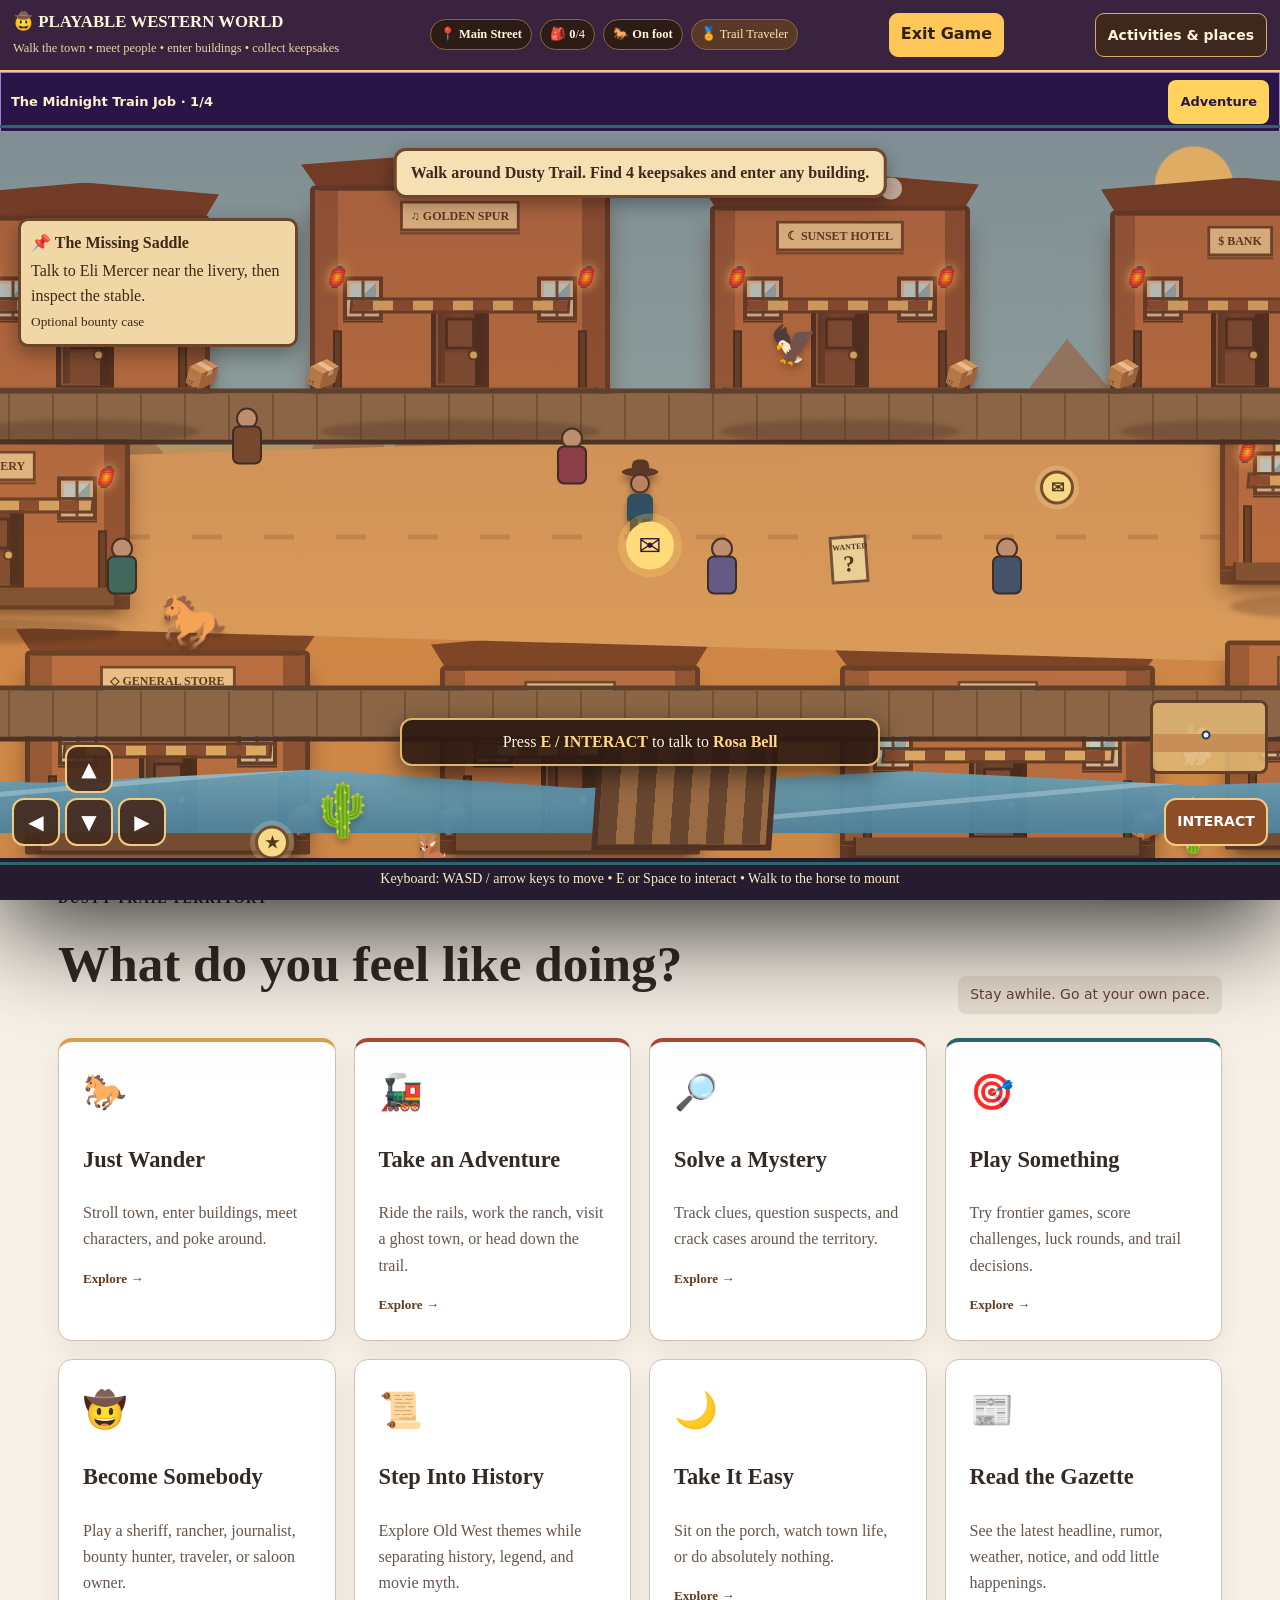
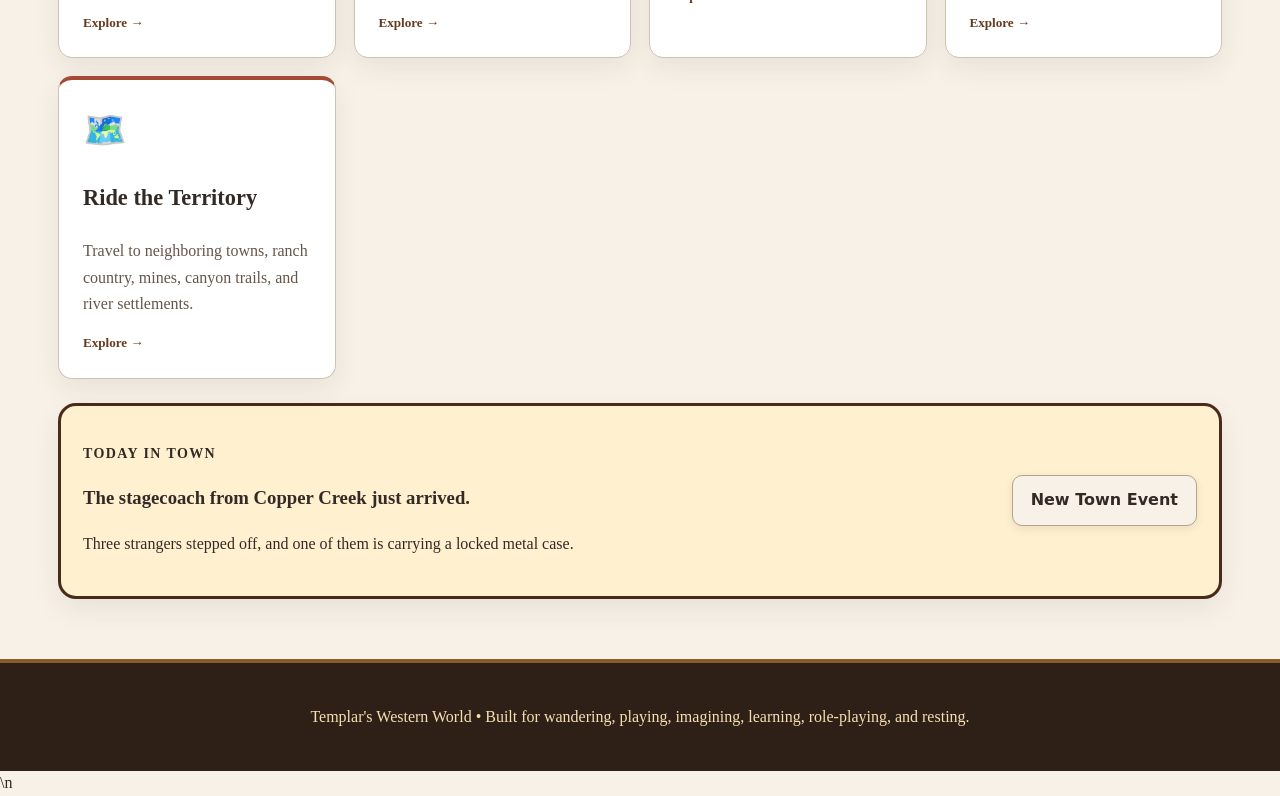
<file: index.html>
<!DOCTYPE html>
<html lang="en">
<head>
  <meta charset="UTF-8" />
  <meta name="viewport" content="width=device-width, initial-scale=1.0" />
  <meta name="theme-color" content="#253b43" />
  <meta name="description" content="Explore Dusty Trail, meet the townsfolk, solve mysteries, and make your own frontier story." />
  <title>Templar's Western World</title>
  <link rel="stylesheet" href="styles.css" />
  <link rel="stylesheet" href="presentation-refresh.css?v=world-adventures-2" />
</head>
<body data-time="sunset">
  <a class="skip-link" href="#mainContent">Skip to activities</a>
  <div id="app">
    <header class="hero illustrated-frontier"><img class="world-art" src="world-scene.svg" alt="Illustrated sunset frontier town with a saloon, sheriff’s office and wagon" width="1200" height="580">
      <div class="sun"></div><div class="stars"></div><div class="mountains"></div>
      <div class="hero-content">
        <p class="eyebrow">WELCOME TO DUSTY TRAIL TERRITORY</p>
        <h1>Templar's Western World</h1>
        <p class="tagline">Pull up a chair, meet the townsfolk, and follow a trail that catches your eye.</p>
        <div class="hero-actions">
          <button class="primary" data-action="open-town">Enter Dusty Trail</button>
          <button class="secondary" data-action="random-adventure">Surprise Me</button>
          <button class="secondary" data-action="cycle-time">Change Time of Day</button>
        </div>
      </div>
    </header>

    <div class="statusbar">
      <span>🤠 Role: <strong id="statusRole">Traveler</strong></span>
      <span>⭐ Reputation: <strong id="statusRep">0</strong></span>
      <span>🎒 Keepsakes: <strong id="statusItems">0</strong></span>
      <label class="quick-jump-label">🧭 Quick Jump <select id="quickJump"><option value="">Choose a place…</option></select></label>
      <button class="tiny" data-action="open-journal">Open Trail Journal</button>
    </div>

    <div class="explorer-toolbar" id="explorerToolbar">
      <div class="explorer-heading"><div><span class="explorer-eyebrow">YOUR WESTERN ADVENTURE</span><strong id="currentLocation">Town Square</strong></div><button type="button" id="explorerToggle" class="secondary explorer-toggle" aria-controls="activityFinder" aria-expanded="false">☰ Explore activities</button></div>
      <div class="activity-finder" id="activityFinder" hidden>
        <label class="finder-label" for="activitySearch">Find a place, game, or activity</label>
        <input type="search" id="activitySearch" placeholder="Try mystery, horse, saloon, porch…" autocomplete="off" />
        <div class="finder-categories" id="finderCategories" role="group" aria-label="Filter activities"></div>
        <p class="finder-count" id="finderCount" role="status" aria-live="polite"></p>
        <div class="finder-results" id="finderResults"></div>
      </div>
      <div class="favorite-bar" aria-label="Quick activities"><button type="button" data-jump="home">🏠 Town</button><button type="button" data-jump="explore">🐎 Wander</button><button type="button" data-jump="mystery">🔎 Mysteries</button><button type="button" data-jump="games">🎯 Games</button><button type="button" data-jump="cozy">🌙 Front Porch</button></div>
    </div>
    <nav class="topnav" aria-label="All activities" id="fullNavigation" hidden>
      <button data-view="home" class="nav-btn active">Town Square</button>
      <button data-view="explore" class="nav-btn">Free Explore</button>
      <button data-view="territory" class="nav-btn">Territory Map</button>
      <button data-view="adventures" class="nav-btn">Adventures</button>
      <button data-view="roleplay" class="nav-btn">Role-Play</button>
      <button data-view="mystery" class="nav-btn">Mysteries</button>
      <button data-view="games" class="nav-btn">Games</button>
      <button data-view="history" class="nav-btn">History Trail</button>
      <button data-view="gazette" class="nav-btn">Gazette</button>
      <button data-view="people" class="nav-btn">Townspeople</button>
      <button data-view="bounties" class="nav-btn">Bounty Board</button>
      <button data-view="homestead" class="nav-btn">My Homestead</button>
      <button data-view="jobs" class="nav-btn">Town Jobs</button>
      <button data-view="treasure" class="nav-btn">Treasure Maps</button>
      <button data-view="railroad" class="nav-btn">Railroad</button>
      <button data-view="switchyard" class="nav-btn">🚂 Switchyard Game</button>
      <button data-view="campfire" class="nav-btn">Campfire</button>
      <button data-view="market" class="nav-btn">Frontier Market</button>
      <button data-view="wardrobe" class="nav-btn">Outfits & Titles</button>
      <button data-view="encounters" class="nav-btn">Road Encounters</button>
      <button data-view="sagatrail" class="nav-btn">Long Story</button>
      <button data-view="ownership" class="nav-btn">Businesses</button>
      <button data-view="schoolhouse" class="nav-btn">Schoolhouse</button>
      <button data-view="postoffice" class="nav-btn">Post Office</button>
      <button data-view="faircircuit" class="nav-btn">Fair Circuit</button>
      <button data-view="npstories" class="nav-btn">Character Stories</button>
      <button data-view="deepmysteries" class="nav-btn">Case Files+</button>
      <button data-view="calendar" class="nav-btn">Living Calendar</button>
      <button data-view="museum" class="nav-btn">Frontier Museum</button>
      <button data-view="picturehouse" class="nav-btn">Picture House</button>
      <button data-view="rodeo" class="nav-btn">Rodeo Grounds</button>
      <button data-view="council" class="nav-btn">Town Council</button>
      <button data-view="album" class="nav-btn">Memory Album</button>
      <button data-view="legendmaker" class="nav-btn">Make a Western</button>
      <button data-view="almanac" class="nav-btn">Frontier Almanac</button>
      <button data-view="timetrial" class="nav-btn">Time Trail</button>
      <button data-view="ponyexpress" class="nav-btn">Pony Express</button>
      <button data-view="riverlanding" class="nav-btn">River Landing</button>
      <button data-view="cookhouse" class="nav-btn">Trail Cookhouse</button>
      <button data-view="stagecoach" class="nav-btn">Stagecoach Lines</button>
      <button data-view="socialhall" class="nav-btn">Social Hall</button>
      <button data-view="casegenerator" class="nav-btn">Sheriff's Desk</button>
      <button data-view="nightwatch" class="nav-btn">Night Watch</button>
      <button data-view="moodboard" class="nav-btn">What Do I Feel Like?</button>
      <button data-view="expeditions" class="nav-btn">Expedition Board</button>
      <button data-view="passport" class="nav-btn">Trail Passport</button>
      <button data-view="wantedmaker" class="nav-btn">Wanted Poster Studio</button>
      <button data-view="horsechase" class="nav-btn">Horseback Chase</button>
      <button data-view="saloonpiano" class="nav-btn">🎹 Saloon Piano</button>
      <button data-view="achievements" class="nav-btn">Achievements</button>
      <button data-view="festival" class="nav-btn">Town Festival</button>
      <button data-view="cozy" class="nav-btn">Front Porch</button>
    </nav>

    <main id="mainContent" tabindex="-1">
      <section id="home" class="view active-view">
        <div class="section-heading"><div><p class="kicker">DUSTY TRAIL TERRITORY</p><h2>What do you feel like doing?</h2></div><span class="badge">Stay awhile. Go at your own pace.</span></div>
        <div class="choice-grid">
          <article role="button" tabindex="0" class="choice-card amber" data-jump="explore"><span class="icon">🐎</span><h3>Just Wander</h3><p>Stroll town, enter buildings, meet characters, and poke around.</p></article>
          <article role="button" tabindex="0" class="choice-card rust" data-jump="adventures"><span class="icon">🚂</span><h3>Take an Adventure</h3><p>Ride the rails, work the ranch, visit a ghost town, or head down the trail.</p></article>
          <article role="button" tabindex="0" class="choice-card red" data-jump="mystery"><span class="icon">🔎</span><h3>Solve a Mystery</h3><p>Track clues, question suspects, and crack cases around the territory.</p></article>
          <article role="button" tabindex="0" class="choice-card teal" data-jump="games"><span class="icon">🎯</span><h3>Play Something</h3><p>Try frontier games, score challenges, luck rounds, and trail decisions.</p></article>
          <article role="button" tabindex="0" class="choice-card blue" data-jump="roleplay"><span class="icon">🤠</span><h3>Become Somebody</h3><p>Play a sheriff, rancher, journalist, bounty hunter, traveler, or saloon owner.</p></article>
          <article role="button" tabindex="0" class="choice-card gold" data-jump="history"><span class="icon">📜</span><h3>Step Into History</h3><p>Explore Old West themes while separating history, legend, and movie myth.</p></article>
          <article role="button" tabindex="0" class="choice-card plum" data-jump="cozy"><span class="icon">🌙</span><h3>Take It Easy</h3><p>Sit on the porch, watch town life, or do absolutely nothing.</p></article>
          <article role="button" tabindex="0" class="choice-card ink" data-jump="gazette"><span class="icon">📰</span><h3>Read the Gazette</h3><p>See the latest headline, rumor, weather, notice, and odd little happenings.</p></article>
        </div>
        <section class="town-board"><div><p class="kicker">TODAY IN TOWN</p><h3 id="townHeadline">The stagecoach from Copper Creek just arrived.</h3><p id="townDetail">Three strangers stepped off, and one of them is carrying a locked metal case.</p></div><button class="secondary" data-action="refresh-town">New Town Event</button></section>
      </section>

      <section id="explore" class="view">
        <div class="section-heading"><div><p class="kicker">FREE-EXPLORE MODE</p><h2>Dusty Trail Town Map</h2></div><span class="badge">Click any place</span></div>
        <div class="town-map" id="townMap">
          <button class="building sheriff" data-place="Sheriff's Office">⭐<span>Sheriff</span></button>
          <button class="building saloon" data-place="Golden Spur Saloon">🎹<span>Saloon</span></button>
          <button class="building hotel" data-place="Sunset Hotel">🛏️<span>Hotel</span></button>
          <button class="building stable" data-place="Livery Stable">🐴<span>Stable</span></button>
          <button class="building bank" data-place="Dusty Trail Bank">🏦<span>Bank</span></button>
          <button class="building general" data-place="General Store">🧺<span>General Store</span></button>
          <button class="building newspaper" data-place="Frontier Gazette">📰<span>Gazette</span></button>
          <button class="building station" data-place="Railroad Depot">🚂<span>Depot</span></button>
          <button class="building chapel" data-place="Community Chapel">🔔<span>Chapel</span></button>
          <button class="building cafe" data-place="Prairie Kitchen">🥧<span>Kitchen</span></button>
          <div class="road road-a"></div><div class="road road-b"></div>
        </div>
        <div class="panel" id="placePanel"><h3>Pick a place to visit.</h3><p>Nothing is required. Wander around and leave whenever you want.</p></div>
      </section>


      <section id="territory" class="view">
        <div class="section-heading"><div><p class="kicker">DUSTY TRAIL TERRITORY</p><h2>Ride Beyond Town</h2></div><span class="badge">6 destinations • free travel</span></div>
        <div class="territory-map" id="territoryMap"></div>
        <div class="panel" id="territoryPanel"><h3>The road is open.</h3><p>Pick a destination, travel by horse, train, or stagecoach, or stay right where you are.</p></div>
      </section>

      <section id="adventures" class="view">
        <div class="section-heading"><div><p class="kicker">OPEN TERRITORY</p><h2>Choose an adventure—or ignore all of them.</h2></div><span class="badge">Four playable routes</span></div>
        <div class="adventure-grid" id="adventureGrid"></div>
        <div class="panel adventure-stage" id="adventureStage"><h3>Your horse is saddled.</h3><p>Choose a route when something catches your eye.</p></div>
      </section>

      <section id="roleplay" class="view">
        <div class="section-heading"><div><p class="kicker">ROLE-PLAY CORRAL</p><h2>Choose who you are today</h2></div></div>
        <div class="role-grid" id="roleGrid"></div>
        <div class="panel" id="rolePanel"><h3>Your story begins when you choose a role.</h3><p>Your role changes story prompts but never locks you into one path.</p></div>
      </section>

      <section id="mystery" class="view">
        <div class="section-heading"><div><p class="kicker">FRONTIER MYSTERY BUREAU</p><h2 id="caseTitle">The Case of the Vanishing Payroll</h2></div><span class="badge" id="caseBadge">Case #001</span></div>
        <div class="case-switcher"><button class="secondary case-choice active" data-case="payroll">Vanishing Payroll</button><button class="secondary case-choice" data-case="ghost">Ghost Town Lantern</button></div>
        <div class="mystery-layout">
          <aside class="case-file"><h3>Case File</h3><p id="caseIntro">The railroad payroll vanished from a locked office at 8:15 PM.</p><p><strong>Goal:</strong> collect at least 3 clues, then make an accusation.</p><div class="clue-count">Clues: <span id="clueCount">0</span>/<span id="clueTotal">4</span></div></aside>
          <div class="suspects" id="suspectCards"></div>
        </div>
        <div class="panel" id="mysteryPanel"><h3>Start by questioning people.</h3><p>Some statements are facts, some are suspicious, and some are distractions.</p></div>
        <button class="primary" id="accuseBtn" disabled>Make an Accusation</button>
      </section>

      <section id="games" class="view">
        <div class="section-heading"><div><p class="kicker">SALOON GAME NIGHT</p><h2>Pick a quick game</h2></div><span class="badge">Play for fun</span></div>
        <div class="game-tabs"><button class="game-tab active" data-game="draw">Quick Draw Math</button><button class="game-tab" data-game="wanted">Wanted Poster Guess</button><button class="game-tab" data-game="trail">Trail Choice</button><button class="game-tab" data-game="luck">Lucky Horseshoe</button><button class="game-tab" data-game="word">Frontier Word Scramble</button><button class="game-tab" data-game="cards">High Card Showdown</button></div>
        <div class="game-box" id="gameBox"></div>
      </section>

      <section id="history" class="view">
        <div class="section-heading"><div><p class="kicker">HISTORY TRAIL</p><h2>Fact, Legend & Movie Myth</h2></div><span class="badge">Explore at your own pace</span></div>
        <div class="history-grid" id="historyGrid"></div>
      </section>

      <section id="gazette" class="view">
        <div class="section-heading"><div><p class="kicker">FRONTIER GAZETTE</p><h2>Today's Dusty Trail Edition</h2></div><button class="secondary" data-action="new-edition">Print Another Edition</button></div>
        <article class="newspaper-sheet"><p class="paper-date" id="gazetteDate">Evening Edition</p><h3 id="gazetteHeadline">STRANGE LIGHT SEEN BEYOND CANYON RIDGE</h3><p class="lead" id="gazetteLead">Several residents insist a lantern moved through the abandoned mining settlement after midnight.</p><div class="gazette-columns"><div><h4>Town Notice</h4><p id="gazetteNotice"></p></div><div><h4>Rumor Mill</h4><p id="gazetteRumor"></p></div><div><h4>Small Advertisement</h4><p id="gazetteAd"></p></div></div><button class="primary" data-action="investigate-headline">Investigate This Headline</button></article>
      </section>



      <section id="people" class="view">
        <div class="section-heading"><div><p class="kicker">PEOPLE OF DUSTY TRAIL</p><h2>Friends, Rivals & Familiar Faces</h2></div><span class="badge">Relationships remember you</span></div>
        <div class="people-grid" id="peopleGrid"></div>
        <div class="panel" id="peoplePanel"><h3>Meet somebody.</h3><p>Talk, help, joke, disagree, or simply move along. Relationships change gradually and never lock you into a storyline.</p></div>
      </section>

      <section id="bounties" class="view">
        <div class="section-heading"><div><p class="kicker">SHERIFF'S BOUNTY BOARD</p><h2>Cases, Missing Property & Strange Jobs</h2></div><span class="badge">Choose any notice</span></div>
        <div class="wanted-grid" id="bountyGrid"></div>
        <div class="panel" id="bountyStage"><h3>The board is full.</h3><p>Not every notice is about an outlaw. Some are lost property, suspicious cargo, missing people, or odd town problems.</p></div>
      </section>


      <section id="homestead" class="view">
        <div class="section-heading"><div><p class="kicker">YOUR PLACE IN THE TERRITORY</p><h2>Horse & Homestead</h2></div><span class="badge">Persistent upgrades</span></div>
        <div class="homestead-layout">
          <article class="panel"><h3>🐴 Your Trail Horse</h3><div id="horsePanel"></div></article>
          <article class="panel"><h3>🏡 Red Rock Homestead</h3><div id="ranchPanel"></div></article>
        </div>
      </section>

      <section id="jobs" class="view">
        <div class="section-heading"><div><p class="kicker">EARN A LITTLE REPUTATION</p><h2>Town Jobs</h2></div><span class="badge">Short optional activities</span></div>
        <div class="wanted-grid" id="jobGrid"></div>
        <div class="panel" id="jobStage"><h3>No clock to punch.</h3><p>Take a job if you feel like it, or wander away.</p></div>
      </section>

      <section id="treasure" class="view">
        <div class="section-heading"><div><p class="kicker">FOLDED MAPS & OLD CLUES</p><h2>Treasure Trails</h2></div><span class="badge">Three multi-step hunts</span></div>
        <div class="adventure-grid" id="treasureGrid"></div>
        <div class="panel" id="treasureStage"><h3>The maps are waiting.</h3><p>Pick one when you want a longer hunt.</p></div>
      </section>

      <section id="railroad" class="view">
        <div class="section-heading"><div><p class="kicker">DUSTY TRAIL RAILROAD</p><h2>Departures, Incidents & Long Rides</h2></div><span class="badge">Dynamic train stories</span></div>
        <div class="rail-board" id="railBoard"></div>
        <div class="panel" id="railStage"><h3>All aboard when you're ready.</h3><p>Choose a destination or investigate whatever happens on the line.</p></div>
      </section>


      <section id="campfire" class="view">
        <div class="section-heading"><div><p class="kicker">NIGHT ON THE OPEN RANGE</p><h2>Campfire & Trail Life</h2></div><span class="badge">Rest • stories • simple resource challenges</span></div>
        <div class="frontier-life-grid" id="campfireGrid"></div>
        <div class="panel" id="campfireStage"><h3>🔥 The fire is crackling.</h3><p>Rest, hear a story, cook a simple trail meal, fish the creek, or just watch the sparks drift upward.</p></div>
      </section>

      <section id="market" class="view">
        <div class="section-heading"><div><p class="kicker">DUSTY TRAIL TRADING ROW</p><h2>Frontier Market</h2></div><span class="badge">Spend market tokens earned through play</span></div>
        <div class="market-wallet">🪙 Market Tokens: <strong id="tokenCount">0</strong></div>
        <div class="market-grid" id="marketGrid"></div>
        <div class="panel" id="marketStage"><h3>The merchants are open.</h3><p>Buy cosmetic keepsakes, camp supplies, horse gear, and little luxuries. Nothing here is required to progress.</p></div>
      </section>

      <section id="wardrobe" class="view">
        <div class="section-heading"><div><p class="kicker">YOUR WESTERN IDENTITY</p><h2>Outfits, Titles & Keepsake Style</h2></div><span class="badge">Purely for role-play</span></div>
        <div class="wardrobe-hero" id="wardrobeHero"></div>
        <div class="wardrobe-grid" id="wardrobeGrid"></div>
      </section>

      <section id="encounters" class="view">
        <div class="section-heading"><div><p class="kicker">BETWEEN TOWNS</p><h2>Random Road Encounters</h2></div><span class="badge">Different every trip</span></div>
        <div class="encounter-stage" id="encounterStage"><div class="encounter-icon">🌵</div><h3>The road is quiet—for now.</h3><p>Ride out and see what happens.</p><button class="primary" id="rideEncounter">Ride the Road</button></div>
        <div class="encounter-log" id="encounterLog"></div>
      </section>

      <section id="sagatrail" class="view">
        <div class="section-heading"><div><p class="kicker">LONG-FORM STORY CAMPAIGN</p><h2>The Seven Bells of Dusty Trail</h2></div><span class="badge">8 chapters • saves automatically</span></div>
        <div class="saga-progress"><div id="sagaBar"></div></div>
        <div class="panel saga-stage" id="sagaStage"></div>
      </section>

      <section id="ownership" class="view">
        <div class="section-heading"><div><p class="kicker">OWN A PIECE OF DUSTY TRAIL</p><h2>Frontier Businesses</h2></div><span class="badge">Optional • saved progress</span></div>
        <div class="business-summary" id="businessSummary"></div>
        <div class="business-grid" id="businessGrid"></div>
        <div class="panel" id="businessStage"><h3>Pick a business when you feel like trying one.</h3><p>You can own several. Each one creates rotating daily situations, not chores you must complete.</p></div>
      </section>

      <section id="schoolhouse" class="view">
        <div class="section-heading"><div><p class="kicker">DUSTY TRAIL SCHOOLHOUSE</p><h2>Frontier School Day</h2></div><span class="badge">History • words • puzzles</span></div>
        <div class="schoolhouse-scene"><div class="school-bell">🔔</div><div><h3>Miss Eliza Hart's One-Room Schoolhouse</h3><p>Drop in for a tiny challenge, historical object, spelling puzzle, geography clue, or simply read the chalkboard.</p></div></div>
        <div class="compact-grid" id="schoolActivityGrid"></div>
        <div class="panel" id="schoolStage"><h3>The chalkboard is clean.</h3><p>Choose any activity. Nothing here is graded.</p></div>
      </section>

      <section id="postoffice" class="view">
        <div class="section-heading"><div><p class="kicker">MAIL, TELEGRAPH & PARCELS</p><h2>Dusty Trail Post Office</h2></div><span class="badge">Routes shuffle daily</span></div>
        <div class="postoffice-board" id="postOfficeBoard"></div>
        <div class="panel" id="mailStage"><h3>The morning mailbag just arrived.</h3><p>Sort letters, deliver parcels, decode telegrams, or ignore the counter and keep wandering.</p></div>
      </section>

      <section id="faircircuit" class="view">
        <div class="section-heading"><div><p class="kicker">TRAVELING FRONTIER FAIR CIRCUIT</p><h2>Three-Town Fair Season</h2></div><span class="badge">Rotating events</span></div>
        <div class="fair-route" id="fairRoute"></div>
        <div class="festival-grid" id="fairActivityGrid"></div>
        <div class="panel" id="fairStage"><h3>The wagons are arriving.</h3><p>Pick a town fair and see which activities are running today.</p></div>
      </section>

      <section id="npstories" class="view">
        <div class="section-heading"><div><p class="kicker">PEOPLE HAVE LIVES HERE</p><h2>Character Storylines</h2></div><span class="badge">Relationship-driven</span></div>
        <div class="people-grid" id="npcStoryGrid"></div>
        <div class="panel" id="npcStoryStage"><h3>Spend time with somebody.</h3><p>Small story chapters unlock as your friendship or rivalry changes.</p></div>
      </section>

      <section id="deepmysteries" class="view">
        <div class="section-heading"><div><p class="kicker">DUSTY TRAIL INVESTIGATION ARCHIVE</p><h2>Extended Case Files</h2></div><span class="badge">Multi-stage mysteries</span></div>
        <div class="case-archive" id="caseArchive"></div>
        <div class="panel" id="deepCaseStage"><h3>Three thicker case folders sit on the desk.</h3><p>Each case remembers your current chapter and can be left unfinished.</p></div>
      </section>

      <section id="calendar" class="view">
        <div class="section-heading"><div><p class="kicker">THE TERRITORY KEEPS TIME</p><h2>Living Calendar & Seasons</h2></div><span class="badge">Days • weather • special events</span></div>
        <div class="calendar-hero" id="calendarHero"></div>
        <div class="compact-grid" id="calendarEventGrid"></div>
        <div class="panel" id="calendarStage"><h3>Every day can feel a little different.</h3><p>Advance the world when you want, or leave time exactly where it is.</p></div>
      </section>

      <section id="museum" class="view">
        <div class="section-heading"><div><p class="kicker">HISTORY YOU CAN TOUCH</p><h2>Dusty Trail Frontier Museum</h2></div><span class="badge">Artifacts • context • movie myth checks</span></div>
        <div class="museum-grid" id="museumGrid"></div>
        <div class="panel" id="museumStage"><h3>The curator left the cases open for you.</h3><p>Inspect an object to learn what it can—and cannot—tell us about life in the West.</p></div>
      </section>

      <section id="picturehouse" class="view">
        <div class="section-heading"><div><p class="kicker">SATURDAY NIGHT AT THE PICTURE HOUSE</p><h2>Make-Believe Western Movie Night</h2></div><span class="badge">Original scenarios • no fixed ending</span></div>
        <div class="picturehouse-marquee">🎬 DUSTY TRAIL PICTURE HOUSE • TONIGHT: YOU PICK THE STORY</div>
        <div class="movie-grid" id="movieGrid"></div>
        <div class="panel" id="movieStage"><h3>The house lights are dimming.</h3><p>Choose a movie-style adventure and play the lead your way.</p></div>
      </section>

      <section id="rodeo" class="view">
        <div class="section-heading"><div><p class="kicker">DUSTY TRAIL RODEO GROUNDS</p><h2>Skill Challenges & Horse Events</h2></div><span class="badge">No betting • replay anytime</span></div>
        <div class="rodeo-scoreboard" id="rodeoScoreboard"></div>
        <div class="festival-grid" id="rodeoGrid"></div>
        <div class="panel" id="rodeoStage"><h3>The arena gate is open.</h3><p>Try a quick skill event, work with your trail horse, or just watch from the rail.</p></div>
      </section>

      <section id="council" class="view">
        <div class="section-heading"><div><p class="kicker">HOW SHOULD DUSTY TRAIL GROW?</p><h2>Town Council</h2></div><span class="badge">Fictional community choices</span></div>
        <div class="council-board" id="councilBoard"></div>
        <div class="panel" id="councilStage"><h3>The meeting is called to order.</h3><p>Choose which local project you want the fictional town to work on next. These are role-play decisions, not real-world politics.</p></div>
      </section>

      <section id="album" class="view">
        <div class="section-heading"><div><p class="kicker">YOUR STORY SO FAR</p><h2>Western World Memory Album</h2></div><span class="badge">Built from your saved adventures</span></div>
        <div class="album-cover"><div class="album-star">★</div><div><h3>Templar's Dusty Trail Album</h3><p>Places, roles, keepsakes, friends, mysteries, titles, and stories collected while you wander.</p></div></div>
        <div class="album-grid" id="albumGrid"></div>
      </section>

      <section id="legendmaker" class="view">
        <div class="section-heading"><div><p class="kicker">BUILD YOUR OWN EPISODE</p><h2>Western Story Generator</h2></div><span class="badge">Mix-and-match adventures</span></div>
        <div class="legend-controls"><button class="primary" id="makeLegend">Deal Me a Western</button><button class="secondary" id="saveLegend">Save This Story Seed</button></div>
        <article class="legend-card" id="legendCard"><h3>Your next Western is waiting.</h3><p>Generate an original setting, role, problem, complication, and ending choice.</p></article>
        <div class="compact-grid" id="savedLegendGrid"></div>
      </section>

      <section id="almanac" class="view">
        <div class="section-heading"><div><p class="kicker">LAND, SKY & TRAIL KNOWLEDGE</p><h2>Frontier Almanac</h2></div><span class="badge">Wildlife • weather • plants • navigation</span></div>
        <div class="almanac-tabs" id="almanacTabs"></div>
        <div class="almanac-grid" id="almanacGrid"></div>
        <div class="panel" id="almanacStage"><h3>Open an almanac card.</h3><p>These are short learning stops woven into the world—not assignments.</p></div>
      </section>


      <section id="timetrial" class="view">
        <div class="section-heading"><div><p class="kicker">STEP INTO AN ERA</p><h2>Western Time Trail</h2></div><span class="badge">History • choices • context</span></div>
        <div class="timeline-grid" id="timeTrailGrid"></div>
        <div class="panel" id="timeTrailStage"><h3>Choose a time window.</h3><p>Each stop blends real historical context with an original role-play scene. Movie legend is clearly separated from documented history.</p></div>
      </section>

      <section id="ponyexpress" class="view">
        <div class="section-heading"><div><p class="kicker">MAIL MUST MOVE</p><h2>Pony Express & Courier Routes</h2></div><span class="badge">Timed-feel missions • no pressure</span></div>
        <div class="route-board" id="ponyRouteGrid"></div>
        <div class="panel" id="ponyStage"><h3>Pick up a dispatch.</h3><p>Choose a route, manage the ride, and deliver the message. There is no real timer—you can play at your own pace.</p></div>
      </section>

      <section id="riverlanding" class="view">
        <div class="section-heading"><div><p class="kicker">BEYOND THE DUST</p><h2>River Landing</h2></div><span class="badge">Trade • travel • mysteries</span></div>
        <div class="river-scene">🚢 <span>Packets, ferries, freight, travelers, and rumors connect Dusty Trail to a wider world.</span></div>
        <div class="festival-grid" id="riverGrid"></div>
        <div class="panel" id="riverStage"><h3>The landing is busy today.</h3><p>Watch the boats, take a job, follow a rumor, or simply sit by the water.</p></div>
      </section>

      <section id="cookhouse" class="view">
        <div class="section-heading"><div><p class="kicker">TRAIL FOOD & CAMP LIFE</p><h2>Trail Cookhouse</h2></div><span class="badge">Recipes • memory • mini-games</span></div>
        <div class="cook-grid" id="cookGrid"></div>
        <div class="panel" id="cookStage"><h3>Cookie rings the dinner bell.</h3><p>Make a simple trail meal, learn where common foods came from, or play a pantry challenge.</p></div>
      </section>

      <section id="stagecoach" class="view">
        <div class="section-heading"><div><p class="kicker">OVERLAND TRAVEL</p><h2>Dusty Trail Stagecoach Lines</h2></div><span class="badge">Routes • passengers • roadside events</span></div>
        <div class="route-board" id="coachRouteBoard"></div>
        <div class="panel" id="coachStage"><h3>The driver checks the harness.</h3><p>Choose a destination and see what happens between here and there.</p></div>
      </section>

      <section id="socialhall" class="view">
        <div class="section-heading"><div><p class="kicker">MUSIC, STORIES & COMPANY</p><h2>Dusty Trail Social Hall</h2></div><span class="badge">Dance cards • storytelling • community nights</span></div>
        <div class="socialhall-hero">🎻 <strong>Tonight's hall is open.</strong> Come for a dance, a story circle, a sing-along-style instrumental night, or just sit along the wall and watch.</div>
        <div class="compact-grid" id="socialHallGrid"></div>
        <div class="panel" id="socialHallStage"><h3>The floorboards are polished.</h3><p>No required score here—choose whatever kind of evening sounds good.</p></div>
      </section>

      <section id="casegenerator" class="view">
        <div class="section-heading"><div><p class="kicker">ENDLESS SMALL-TOWN MYSTERIES</p><h2>Sheriff's Desk</h2></div><span class="badge">Fresh procedural cases</span></div>
        <div class="sheriff-desk"><div class="big">⭐</div><div><h3>Generate a New Case</h3><p>Every case combines a location, missing object, witness, clue, and twist.</p></div><button class="primary" id="newGeneratedCase">Pull a Case File</button></div>
        <div class="panel" id="generatedCaseStage"><h3>No file is open.</h3><p>Pull a case whenever you want a quick mystery.</p></div>
      </section>

      <section id="nightwatch" class="view">
        <div class="section-heading"><div><p class="kicker">AFTER THE LAMPS ARE LIT</p><h2>Night Watch</h2></div><span class="badge">Quiet patrols • odd noises • late-night scenes</span></div>
        <div class="nightwatch-scene" id="nightWatchScene"><div class="moon-mark">🌙</div><h3>Dusty Trail after dark</h3><p>The storefront lamps glow. A train whistle carries from far beyond town.</p><button class="primary" id="nightPatrol">Take a Night Walk</button></div>
        <div class="encounter-log" id="nightWatchLog"></div>
      </section>

      <section id="moodboard" class="view">
        <div class="section-heading"><div><p class="kicker">NO QUEST REQUIRED</p><h2>What Do I Feel Like Doing?</h2></div><span class="badge">Honeybrook-style choice mode</span></div>
        <div class="mood-grid" id="moodGrid"></div>
        <div class="panel" id="moodStage"><h3>Pick a mood, not a mission.</h3><p>Western World will suggest a few things that fit how you feel right now. You can ignore every suggestion and wander somewhere else.</p></div>
      </section>

      <section id="expeditions" class="view">
        <div class="section-heading"><div><p class="kicker">SHORT ADVENTURE PACKS</p><h2>Expedition Board</h2></div><span class="badge">Fresh objectives • replayable</span></div>
        <div class="expedition-board" id="expeditionBoard"></div>
        <div class="panel" id="expeditionStage"><h3>Three expeditions are posted.</h3><p>Each expedition stitches together several parts of the world into one optional mini-adventure.</p></div>
      </section>

      <section id="passport" class="view">
        <div class="section-heading"><div><p class="kicker">YOUR TERRITORY RECORD</p><h2>Trail Passport</h2></div><span class="badge">Stamps • milestones • memories</span></div>
        <div class="passport-cover"><div class="passport-star">★</div><div><h3>Dusty Trail Territory Passport</h3><p>Earn stamps simply by exploring the world your way.</p></div></div>
        <div class="passport-grid" id="passportGrid"></div>
        <div class="panel" id="passportStage"><h3>Your passport grows as you wander.</h3><p>No route is required and there is no penalty for skipping anything.</p></div>
      </section>

      <section id="wantedmaker" class="view">
        <div class="section-heading"><div><p class="kicker">MAKE-BELIEVE FRONTIER FUN</p><h2>Wanted Poster Studio</h2></div><span class="badge">Create silly fictional posters</span></div>
        <div class="wanted-studio">
          <label>Poster name <input id="posterName" value="The Mysterious Traveler" maxlength="40"></label>
          <label>Wanted for <select id="posterCrime"><option>Stealing the last biscuit</option><option>Winning every horseshoe game</option><option>Knowing too many town secrets</option><option>Riding off with the picnic basket</option><option>Being suspiciously good at riddles</option></select></label>
          <label>Reward <select id="posterReward"><option>12 jellybeans</option><option>One golden horseshoe</option><option>A slice of pie</option><option>Three shiny buttons</option><option>Bragging rights</option></select></label>
          <button class="primary" id="makePoster">Make Poster</button>
        </div>
        <article class="wanted-poster" id="wantedPoster"><div class="wanted-top">WANTED</div><div class="wanted-sub">FOR PURELY FICTIONAL MISCHIEF</div><div class="wanted-name">The Mysterious Traveler</div><p>Wanted for stealing the last biscuit.</p><strong>REWARD: 12 jellybeans</strong></article>
      </section>

      <section id="switchyard" class="view">
        <div class="section-heading"><div><p class="kicker">RAILROAD OPERATIONS • HANDS-ON GAME</p><h2>🚂 Switchyard Express</h2></div><span class="badge">Route trains • Deliver cargo • Replay</span></div>
        <p>Become the railroad dispatcher. Flip the junctions, then send the train to the station on your shipping order. Each destination needs its own combination. No countdown: take your time.</p>
        <div class="switchyard-layout">
          <div class="switchyard-scene" id="switchyardScene" aria-label="Railroad map with one starting station and four destination stations">
            <svg viewBox="0 0 680 360" role="img" aria-label="Four tracks branch to North Ridge, Silver Creek, Coyote Flats, and Copper Creek">
              <defs><pattern id="sleeperPattern" width="16" height="16" patternUnits="userSpaceOnUse"><rect x="1" y="0" width="3" height="16" fill="#75543a"/></pattern></defs>
              <path d="M28 180 L160 180 L285 84 L620 48 M160 180 L285 143 L620 136 M160 180 L285 229 L620 222 M160 180 L285 288 L620 311" fill="none" stroke="#674528" stroke-width="11" stroke-linecap="round" opacity=".75"/>
              <path d="M28 180 L160 180 L285 84 L620 48 M160 180 L285 143 L620 136 M160 180 L285 229 L620 222 M160 180 L285 288 L620 311" fill="none" stroke="#ead19a" stroke-width="3" stroke-dasharray="9 12" stroke-linecap="round"/>
              <path id="selectedTrack" d="M28 180 L160 180 L285 84 L620 48" fill="none" stroke="#ffda55" stroke-width="7" stroke-linecap="round" stroke-linejoin="round" opacity=".9"/>
              <circle cx="160" cy="180" r="13" fill="#b45309" stroke="#ffdf8a" stroke-width="3"/>
              <text x="15" y="209" class="yard-label">DEPOT</text><text x="490" y="29" class="yard-label">NORTH RIDGE</text>
              <text x="490" y="117" class="yard-label">SILVER CREEK</text><text x="490" y="205" class="yard-label">COYOTE FLATS</text><text x="490" y="294" class="yard-label">COPPER CREEK</text>
              <text id="switchTrain" x="27" y="174" font-size="34">🚂</text>
            </svg>
            <div class="yard-sign">DUSTY TRAIL RAIL COMPANY</div>
          </div>
          <div class="switchyard-console">
            <h3 id="yardOrder">Your first shipping order awaits.</h3><p id="yardCargo">Choose a route and send your train.</p>
            <div class="yard-toggle"><span>Junction A</span><button id="yardA" class="secondary" aria-pressed="false">▲ Northern tracks</button></div>
            <div class="yard-toggle"><span>Junction B</span><button id="yardB" class="secondary" aria-pressed="false">◀ Upper branch</button></div>
            <p class="yard-preview">Selected destination: <strong id="yardSelected">North Ridge</strong></p>
            <button id="yardDispatch" class="primary">🚂 Dispatch Train</button>
            <button id="yardNewOrder" class="secondary">New Shipping Order</button>
            <p id="yardFeedback" role="status" aria-live="polite">Set your switches to match the order.</p>
            <div class="yard-record" id="yardRecord">Successful deliveries: 0</div>
          </div>
        </div>
      </section>


      <section id="prospector" class="view">
        <div class="section-heading"><div><p class="kicker">THE GOLD COUNTRY EXPANSION</p><h2>⛏️ Prospector's Creek</h2></div><span class="badge">Explore • Investigate • Pan</span></div>
        <p>Follow geological clues to the most promising creek bed. Every expedition reshuffles the clues, so you can read the landscape instead of guessing from a fixed answer. No timers, no penalties, and no real-money purchases.</p>
        <div class="prospector-layout">
          <div class="prospector-landscape" aria-label="Illustrated prospecting creek with three dig sites">
            <div class="prospector-sun">☀️</div><div class="prospector-hills"></div><div class="prospector-water"></div>
            <div class="prospector-sites">
              <button type="button" class="prospector-site" data-prospect="0"><span>🌲</span><strong>Pine Bend</strong><small>Inspect banks</small></button>
              <button type="button" class="prospector-site" data-prospect="1"><span>🪨</span><strong>Quartz Hollow</strong><small>Inspect gravel</small></button>
              <button type="button" class="prospector-site" data-prospect="2"><span>🏞️</span><strong>Willow Ford</strong><small>Inspect the ford</small></button>
            </div>
          </div>
          <div class="prospector-desk panel">
            <h3>🗺️ Field Notes</h3><p id="prospectorBrief">Start an expedition to get your map and first set of clues.</p>
            <div id="prospectorClues" class="prospector-clues" aria-live="polite"></div>
            <div id="prospectorOptions" class="prospector-options"></div>
            <p id="prospectorFeedback" role="status" aria-live="polite">The creek is peaceful today.</p>
            <div class="action-row"><button id="prospectorStart" class="primary">Begin Expedition</button><button type="button" id="prospectorHint" class="secondary" disabled>Ask the Old Prospector</button><button type="button" data-jump="cozy" class="secondary">Rest on the Porch</button></div>
            <p id="prospectorRecord" class="prospector-record">Expeditions: 0 · Finds: 0</p>
          </div>
        </div>
      </section>

      <section id="horsechase" class="view">
        <div class="section-heading"><div><p class="kicker">INTERACTIVE FRONTIER ACTION</p><h2>🐎 Horseback Chase: The Stolen Mailbag</h2></div><span class="badge">Ride • Dodge • Choose</span></div>
        <p>The courier's mailbag has been snatched! Chase the rider through the territory. Steer between three trails with the buttons or ← ↓ → arrow keys. There's no penalty if you prefer to watch the sunset instead.</p>
        <div class="chase-arena" id="chaseArena" role="img" aria-label="Illustrated scrolling Western trail with three lanes and a moving rider">
          <div class="chase-sun"></div><div class="chase-mesa mesa-one"></div><div class="chase-mesa mesa-two"></div>
          <div class="chase-ground"><div class="chase-trail-lines"></div><div id="chaseHazard" class="chase-hazard" aria-hidden="true"></div><div id="chaseHorse" class="chase-horse" aria-hidden="true">🏇</div></div>
          <div class="chase-overlay" id="chaseOverlay"><strong>The trail is calling!</strong><span>Choose Start Ride, then steer around the obstacles.</span></div>
        </div>
        <div class="chase-meter"><span id="chaseRound">Trail 0 of 6</span><span id="chaseCountdown">Ready to ride</span><span id="chaseRecord">Rides: 0 · Rescues: 0</span></div>
        <div class="chase-controls"><button id="chaseLeft" class="secondary" disabled>← Left Trail</button><button id="chaseMiddle" class="secondary" disabled>↑ Center Trail</button><button id="chaseRight" class="secondary" disabled>Right Trail →</button></div>
        <div class="panel chase-report" aria-live="polite" id="chaseReport"><h3>Your horse is ready.</h3><p>Six quick turns stand between you and the stolen mailbag. Play as often as you like.</p></div>
        <div class="action-row"><button class="primary" id="chaseStart">Start Ride</button><button class="secondary" id="chaseEnd" disabled>End Ride</button><button class="secondary" data-jump="cozy">Just Visit the Front Porch</button></div>
      </section>


      <section id="saloonpiano" class="view">
        <div class="section-heading"><div><p class="kicker">LIVE MUSIC AT THE GOLDEN SPUR</p><h2>🎹 The Saloon Piano</h2></div><span class="badge">Play • Listen • Repeat</span></div>
        <p>Make up a tune, or play a piano memory round with Rosa Bell. Listen to the melody and repeat it on the keys. You can use the touch buttons or keys 1–5. No time limit and no penalty for mistakes.</p>
        <div class="saloon-stage"><div class="saloon-curtain">✦ THE GOLDEN SPUR ✦</div><div class="saloon-piano" id="saloonKeys" aria-label="Five-key playable saloon piano">
          <button class="piano-key" data-note="0" aria-label="Play C, keyboard 1"><span>♪</span><b>C</b><small>1</small></button>
          <button class="piano-key" data-note="1" aria-label="Play D, keyboard 2"><span>♫</span><b>D</b><small>2</small></button>
          <button class="piano-key" data-note="2" aria-label="Play E, keyboard 3"><span>♪</span><b>E</b><small>3</small></button>
          <button class="piano-key" data-note="3" aria-label="Play G, keyboard 4"><span>♫</span><b>G</b><small>4</small></button>
          <button class="piano-key" data-note="4" aria-label="Play A, keyboard 5"><span>♪</span><b>A</b><small>5</small></button>
        </div><p id="saloonMusicStatus" role="status" aria-live="polite">The room is yours. Play freely, or start a melody challenge.</p></div>
        <div class="panel"><div class="action-row"><button class="primary" id="saloonBegin">Start Melody</button><button class="secondary" id="saloonReplay" disabled>Hear It Again</button><button class="secondary" id="saloonFree">Free Play</button><button class="secondary" id="saloonMute" aria-pressed="false">🔊 Sound On</button></div><p id="saloonProgress">Your longest melody: 0 notes · Songs learned: 0</p><button data-jump="cozy" class="secondary">Leave for the Front Porch</button></div>
      </section>

      <section id="achievements" class="view">
        <div class="section-heading"><div><p class="kicker">TRAIL TROPHY CABINET</p><h2>Your Western World Achievements</h2></div><span class="badge">Saved in your browser</span></div>
        <div class="achievement-grid" id="achievementGrid"></div>
      </section>

      <section id="festival" class="view">
        <div class="section-heading"><div><p class="kicker">DUSTY TRAIL FOUNDERS DAY</p><h2>Town Festival</h2></div><span class="badge">Games • food • contests • music</span></div>
        <div class="festival-grid" id="festivalGrid"></div>
        <div class="panel" id="festivalStage"><h3>The bunting is up.</h3><p>Wander the festival. Enter a contest, listen to music, eat pie, or just people-watch.</p></div>
      </section>

      <section id="cozy" class="view">
        <div class="section-heading"><div><p class="kicker">FRONT PORCH MODE</p><h2>You don't have to accomplish anything here.</h2></div></div>
        <div class="porch"><div class="rocker">🪑</div><div><h3>Front Porch at Sunset</h3><p id="porchText">The street is getting quiet. Somewhere down the block, a piano plays softly through an open saloon window.</p><div class="porch-actions"><button class="secondary" data-action="porch-story">Tell Me Something Gentle</button><button class="secondary" data-action="porch-scene">Change the Scene</button><button class="secondary" data-action="porch-silence">Just Sit Here</button></div></div></div>
      </section>
    </main>

    <dialog id="journalDialog"><div class="journal"><button class="close" data-action="close-journal">✕</button><p class="kicker">YOUR TRAIL JOURNAL</p><h2>Dusty Trail Memories</h2><div id="journalBody"></div><button class="secondary" data-action="reset-progress">Reset My Western World Progress</button></div></dialog>
    <button id="floatingHome" class="floating-home" title="Return to Town Square">🏠 Town Square</button>
    <div id="toast" class="toast" role="status" aria-live="polite"></div>
    <button id="backToTop" type="button" aria-label="Return to top" title="Back to top">↑</button>
    <footer><p>Templar's Western World • Built for wandering, playing, imagining, learning, role-playing, and resting.</p></footer>
  </div>
  <script src="script.js?v=world-adventures-2"></script>
  <script src="animated-scenes.js?v=20261010-deep-play" defer></script>\n  <script src="playable-world.js?v=20261010-deep-play" defer></script>
<script src="direct-play.js?v=world-adventures-2"></script>
<script src="new-adventure.js?v=world-adventures-2"></script>
</body>
</html>
</file>
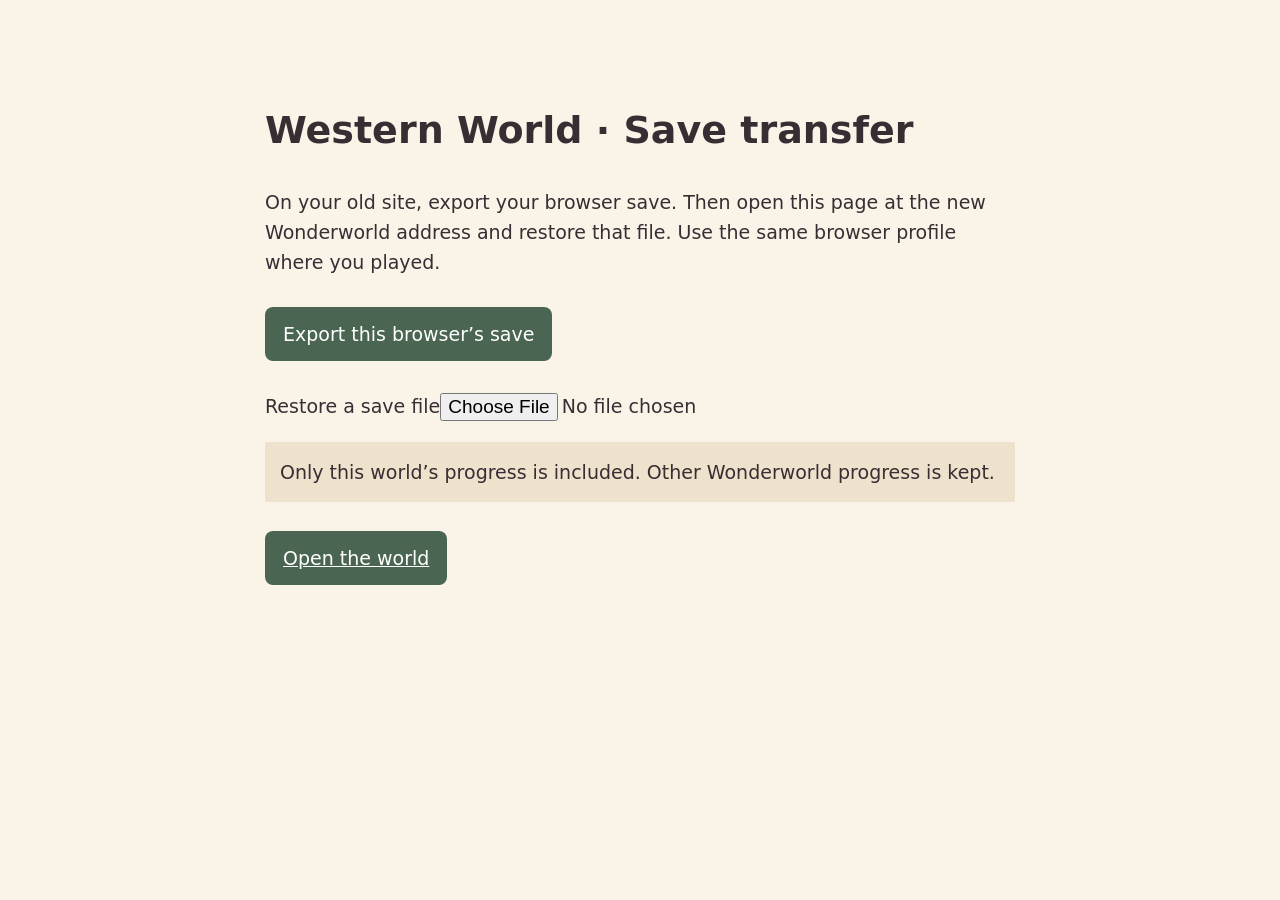
<file: transfer-save.html>
<!doctype html><html lang="en"><meta charset="utf-8"><meta name="viewport" content="width=device-width,initial-scale=1"><title>Transfer save · Western World</title><style>body{max-width:750px;margin:50px auto;padding:25px;background:#faf4e8;color:#382d33;font:19px/1.6 system-ui}button,a,input{font:inherit}button,a{padding:12px 18px;display:inline-block;margin:10px 0;background:#4a6652;color:white;border:0;border-radius:8px}label{display:block;margin:20px 0}#status{padding:15px;background:#eee2cd}</style><h1>Western World · Save transfer</h1><p>On your old site, export your browser save. Then open this page at the new Wonderworld address and restore that file. Use the same browser profile where you played.</p><button id="export">Export this browser’s save</button><label>Restore a save file<input id="restore" type="file" accept=".json"></label><p id="status" role="status">Only this world’s progress is included. Other Wonderworld progress is kept.</p><a href="./">Open the world</a><script>
const app="western-world",prefixes=["western"],allowed=k=>prefixes.some(p=>k.startsWith(p)),message=t=>document.querySelector('#status').textContent=t;
document.querySelector('#export').onclick=()=>{try{const data={};Object.keys(localStorage).filter(allowed).forEach(k=>data[k]=localStorage.getItem(k));if(!Object.keys(data).length){message('No saved progress for this world was found in this browser at this address.');return}const u=URL.createObjectURL(new Blob([JSON.stringify({app,version:1,data},null,2)],{type:'application/json'}));const a=document.createElement('a');a.href=u;a.download=app+'-save.json';a.click();setTimeout(()=>URL.revokeObjectURL(u),1000);message('Save exported. Keep the file, then restore it at the new address.')}catch{message('Browser storage is unavailable.')}};
document.querySelector('#restore').onchange=async e=>{try{const f=e.target.files[0];if(!f||f.size>10000000)throw Error();const s=JSON.parse(await f.text());if(s.app!==app||s.version!==1||!s.data||typeof s.data!=='object'||Array.isArray(s.data))throw Error();const entries=Object.entries(s.data);if(entries.some(([k,v])=>!allowed(k)||typeof v!=='string'))throw Error();if(!confirm('Replace matching saved progress for this world in this browser?'))return;const before={};entries.forEach(([k])=>before[k]=localStorage.getItem(k));try{entries.forEach(([k,v])=>localStorage.setItem(k,v))}catch(error){Object.entries(before).forEach(([k,v])=>v===null?localStorage.removeItem(k):localStorage.setItem(k,v));throw error}message('Save restored. Open the world to continue.')}catch{message('Restore failed. Choose the save exported for this world; current progress was kept.')}};
</script></html>
</file>
<file: styles.css>
:root{--cream:#fff4d6;--ink:#2d1a11;--brown:#6f3d1f;--rust:#b6482d;--gold:#e0a72d;--teal:#2e716f;--blue:#315f7d;--plum:#6d4a70;--paper:#f3dfb4;--shadow:0 12px 30px rgba(43,25,15,.18)}
*{box-sizing:border-box}html{scroll-behavior:smooth}body{margin:0;font-family:Georgia,'Times New Roman',serif;background:#f6e4bc;color:var(--ink);background-image:radial-gradient(#7d4d2c22 1px,transparent 1px);background-size:18px 18px;transition:.5s background-color}button,input{font:inherit}button{cursor:pointer}.hero{position:relative;min-height:430px;overflow:hidden;background:linear-gradient(#e8b74d 0 35%,#d56b3e 35% 61%,#a65336 61% 100%);display:grid;place-items:center;text-align:center;border-bottom:8px solid #4b2a1a;transition:.7s}.sun{position:absolute;width:150px;height:150px;border-radius:50%;background:#ffe27b;top:55px;right:14%;box-shadow:0 0 50px #ffd46f;transition:.7s}.stars{display:none;position:absolute;inset:0;background-image:radial-gradient(#fff 1px,transparent 1px);background-size:55px 55px;opacity:.65}.mountains{position:absolute;inset:auto 0 0;height:190px;background:linear-gradient(145deg,transparent 0 22%,#693922 22% 37%,transparent 37% 43%,#7a4427 43% 60%,transparent 60% 66%,#5e321e 66% 81%,transparent 81%)}.hero-content{position:relative;z-index:2;max-width:900px;padding:40px 20px;color:#fff7df;text-shadow:0 3px 0 #5b2f1d}.eyebrow,.kicker{letter-spacing:.18em;font-weight:700;font-size:.78rem}.hero h1{font-size:clamp(3rem,8vw,6.5rem);line-height:.9;margin:.2em 0;font-family:'Trebuchet MS',Georgia,serif;text-transform:uppercase}.tagline{font-size:1.2rem}.hero-actions,.porch-actions,.action-row{display:flex;gap:12px;flex-wrap:wrap;justify-content:center;margin-top:24px}.primary,.secondary,.nav-btn,.game-tab,.tiny{border:2px solid #3f2418;border-radius:999px;padding:12px 18px;font-weight:700;box-shadow:0 4px 0 #3f2418}.primary{background:var(--gold);color:#27160d}.secondary{background:#fff0cc;color:#3f2418}.tiny{padding:7px 12px;background:#f0c86a;color:#2f1c12;box-shadow:none}.statusbar{display:flex;gap:20px;align-items:center;justify-content:center;flex-wrap:wrap;padding:10px 18px;background:#201711;color:#ffeabf;border-bottom:2px solid #6c452b}.topnav{position:sticky;top:0;z-index:20;display:flex;gap:8px;overflow:auto;padding:12px;background:#3b2518;border-bottom:3px solid #1f130d}.nav-btn{background:#6b4228;color:#fff1d2;white-space:nowrap;box-shadow:none}.nav-btn.active{background:var(--gold);color:#26170f}main{max-width:1200px;margin:auto;padding:30px 18px 60px}.view{display:none}.active-view{display:block}.section-heading{display:flex;justify-content:space-between;gap:20px;align-items:end;margin:10px 0 24px}.section-heading h2{font-size:clamp(2rem,4vw,3.4rem);margin:.2em 0}.badge{background:#3f2418;color:#fff0cf;padding:8px 12px;border-radius:999px}.choice-grid,.role-grid,.history-grid,.adventure-grid{display:grid;grid-template-columns:repeat(auto-fit,minmax(230px,1fr));gap:18px}.choice-card,.role-card,.history-card,.adventure-card{background:#fff2d2;padding:22px;border:3px solid #4a2c1c;border-radius:18px;box-shadow:var(--shadow);transition:.2s transform,.2s box-shadow}.choice-card:hover,.role-card:hover,.history-card:hover,.adventure-card:hover{transform:translateY(-5px) rotate(-.4deg);box-shadow:0 18px 35px rgba(43,25,15,.25)}.choice-card{cursor:pointer}.choice-card .icon,.big-icon{font-size:2.2rem}.amber{border-top:10px solid #d79b2b}.rust{border-top:10px solid #b65b31}.red{border-top:10px solid #a63f2c}.teal{border-top:10px solid var(--teal)}.blue{border-top:10px solid var(--blue)}.gold{border-top:10px solid #8f671d}.plum{border-top:10px solid var(--plum)}.ink{border-top:10px solid #3e332b}.town-board,.panel,.case-file,.game-box,.porch,.newspaper-sheet{background:#fff1cf;border:3px solid #4a2b1b;border-radius:18px;box-shadow:var(--shadow);padding:22px;margin-top:24px}.town-board{display:flex;justify-content:space-between;gap:20px;align-items:center}.town-map{position:relative;min-height:700px;border:5px solid #57331f;border-radius:24px;background:linear-gradient(#d6a35a 0 57%,#c18347 57% 100%);overflow:hidden;box-shadow:var(--shadow)}.road{position:absolute;background:#b06e3c;box-shadow:inset 0 0 0 4px #9a6037}.road-a{left:0;right:0;height:110px;top:48%}.road-b{top:0;bottom:0;width:100px;left:47%}.building{position:absolute;width:145px;min-height:96px;background:#7e4a2c;color:#fff0cf;border:4px solid #3d2418;border-radius:8px;box-shadow:8px 8px 0 #5a351f;font-size:1.8rem;z-index:2}.building span{display:block;font-size:.82rem}.sheriff{top:55px;left:5%}.saloon{top:55px;right:6%;background:#8f3527}.hotel{top:205px;left:25%;background:#9a6438}.stable{bottom:55px;left:5%;background:#6b4b2d}.bank{bottom:55px;right:5%;background:#6e6a51}.general{top:205px;right:25%;background:#8b5a2c}.newspaper{bottom:215px;left:25%;background:#5f4d3a}.station{bottom:215px;right:25%;background:#7a3f24}.chapel{top:350px;left:4%;background:#7b715a}.cafe{top:350px;right:5%;background:#9b5c3c}.role-card button,.history-card button{margin-top:10px}.mystery-layout{display:grid;grid-template-columns:260px 1fr;gap:20px}.suspects{display:grid;grid-template-columns:repeat(auto-fit,minmax(200px,1fr));gap:14px}.suspect{background:#fbe8be;border:2px solid #4a2b1b;border-radius:14px;padding:16px}.clue-count{font-size:1.4rem;font-weight:700;margin-top:18px}.case-switcher,.game-tabs{display:flex;gap:10px;flex-wrap:wrap}.case-choice.active{background:var(--gold)}.game-tab{background:#7a4a2a;color:#fff1d0;box-shadow:none}.game-tab.active{background:var(--gold);color:#29170e}.game-box{min-height:260px}.game-box input{padding:12px;border:2px solid #5a3924;border-radius:10px;background:#fffaf0}.horseshoes{display:flex;gap:18px;margin:20px 0}.horseshoe{font-size:3rem;border:3px solid #4a2a1b;border-radius:14px;background:#f4d89a;padding:18px}.history-card h3{margin-top:.2rem}.history-card .type{font-size:.75rem;letter-spacing:.14em;font-weight:bold;color:#8a4f27}.porch{display:grid;grid-template-columns:120px 1fr;align-items:center;background:linear-gradient(120deg,#40324e,#8b4e3a 55%,#e1a455);color:#fff7df}.rocker{font-size:5rem;text-align:center}.outcome{font-weight:700;margin-top:20px}.adventure-stage{min-height:230px}.adventure-card{position:relative;overflow:hidden}.adventure-card:after{content:'';position:absolute;width:80px;height:80px;border-radius:50%;background:#d8a14c22;right:-20px;bottom:-20px}.newspaper-sheet{background:#f5e5bc;border-radius:4px;padding:30px;box-shadow:0 12px 30px #3a271a33;transform:rotate(-.2deg)}.newspaper-sheet h3{font-family:Georgia,serif;font-size:clamp(2rem,5vw,4.6rem);line-height:.9;text-align:center;border-top:5px double #2b1c13;border-bottom:5px double #2b1c13;padding:18px 0;margin:12px 0}.paper-date{text-align:center;letter-spacing:.2em;font-size:.78rem}.lead{font-size:1.25rem;font-weight:700}.gazette-columns{display:grid;grid-template-columns:repeat(3,1fr);gap:22px;margin:25px 0}.gazette-columns>div{border-right:1px solid #7d674b;padding-right:18px}.gazette-columns>div:last-child{border-right:0}.toast{position:fixed;right:20px;bottom:20px;background:#2c2119;color:#fff1cf;padding:14px 18px;border:2px solid #d8a33a;border-radius:12px;box-shadow:var(--shadow);transform:translateY(120px);opacity:0;transition:.25s;z-index:60}.toast.show{transform:translateY(0);opacity:1}dialog{border:0;background:transparent;max-width:850px;width:min(92vw,850px)}dialog::backdrop{background:#160f0bb8}.journal{position:relative;background:#f3dfb4;border:6px double #56351f;border-radius:16px;padding:28px;max-height:80vh;overflow:auto}.journal-grid{display:grid;grid-template-columns:1fr 1fr;gap:24px}.close{position:absolute;right:15px;top:15px;border:0;background:#5b3925;color:white;border-radius:50%;width:38px;height:38px}.journal ul{padding-left:22px}footer{text-align:center;padding:25px;background:#2f2017;color:#f6deb2;border-top:4px solid #8b5a2d}
body[data-time="sunrise"] .hero{background:linear-gradient(#f7c77c 0 34%,#e68b63 34% 62%,#9b5641 62%)}body[data-time="day"] .hero{background:linear-gradient(#76b6d5 0 42%,#d7b05c 42% 67%,#a75f34 67%)}body[data-time="night"] .hero{background:linear-gradient(#171c34 0 42%,#352943 42% 67%,#4a2e35 67%)}body[data-time="night"] .stars{display:block}body[data-time="night"] .sun{width:110px;height:110px;background:#f2efd6;box-shadow:0 0 35px #e8e6cc;top:48px}body[data-time="night"] .mountains{filter:brightness(.55)}
@media(max-width:760px){.mystery-layout,.journal-grid,.gazette-columns{grid-template-columns:1fr}.gazette-columns>div{border-right:0;border-bottom:1px solid #7d674b}.town-map{min-height:900px}.building{width:118px}.sheriff{left:3%}.saloon{right:3%}.hotel{top:210px;left:5%}.general{top:210px;right:5%}.chapel{top:360px;left:5%}.cafe{top:360px;right:5%}.newspaper{bottom:250px;left:5%}.station{bottom:250px;right:5%}.stable{left:6%}.bank{right:6%}.road-b{left:43%}.section-heading,.town-board{align-items:flex-start;flex-direction:column}.porch{grid-template-columns:1fr}.hero{min-height:520px}.statusbar{justify-content:flex-start}.newspaper-sheet{padding:20px}}
.territory-map{position:relative;min-height:560px;border:8px solid #5b351f;border-radius:24px;padding:28px;background:linear-gradient(145deg,#d8bc75,#b7864c 48%,#8d623b);box-shadow:var(--shadow);overflow:hidden}.territory-map:before{content:"";position:absolute;inset:0;background:radial-gradient(circle at 18% 25%,#f0d99a88 0 7%,transparent 8%),radial-gradient(circle at 82% 72%,#4a7a5988 0 9%,transparent 10%),linear-gradient(28deg,transparent 0 46%,#d8d0ab 47% 50%,transparent 51% 100%);opacity:.9}.territory-card{position:relative;z-index:2;display:inline-flex;flex-direction:column;align-items:flex-start;gap:5px;width:220px;margin:14px;padding:16px;border:3px solid #57331f;border-radius:18px;background:#fff1cbd9;color:#2b190f;text-align:left;box-shadow:0 7px 0 #6c3c20}.territory-card:hover{transform:translateY(-3px)}.territory-card strong{font-size:1.1rem}.travel-row{display:flex;gap:8px;flex-wrap:wrap;margin-top:10px}.travel-chip{border:2px solid #6c3d24;background:#f8df9d;border-radius:999px;padding:7px 11px}.story-chain{display:grid;gap:12px;margin-top:14px}.story-step{padding:15px;border-left:6px solid var(--rust);background:#fff5dc;border-radius:10px}.story-step.done{border-left-color:var(--teal);opacity:.86}.festival-grid{display:grid;grid-template-columns:repeat(auto-fit,minmax(220px,1fr));gap:18px;margin-bottom:20px}.festival-card{background:#fff0c7;border:4px solid #754522;border-radius:18px;padding:18px;box-shadow:var(--shadow)}.festival-card .big{font-size:2.4rem}.territory-stamp{display:inline-block;margin:4px 4px 0 0;padding:5px 9px;border:2px dashed #7f4c2d;border-radius:8px;font-size:.85rem;background:#f7e2b1}.campaign-banner{margin:18px 0;padding:18px;border-radius:16px;background:linear-gradient(120deg,#3d2518,#7d4728);color:#fff5d7;border:3px solid #d8a43c}.campaign-banner h3{margin-top:0}.duel-meter{height:18px;background:#d9c395;border-radius:999px;overflow:hidden;border:2px solid #6d4329}.duel-meter>span{display:block;height:100%;background:#a8442d;width:50%;transition:.25s}.wanted-grid{display:grid;grid-template-columns:repeat(auto-fit,minmax(180px,1fr));gap:15px}.wanted-card{background:#f1d59b;border:4px double #5d3823;padding:16px;text-align:center;transform:rotate(-.4deg)}.court-options{display:flex;gap:10px;flex-wrap:wrap}.mine-shaft{padding:18px;background:#34251f;color:#f7e3b9;border-radius:15px;border:4px solid #8a5b35}.route-log{margin-top:12px;padding:12px;background:#fff5d9;border-radius:10px;border:2px dashed #8b5b36}
@media(max-width:700px){.territory-card{display:flex;width:calc(100% - 28px);margin:10px 14px}.territory-map{padding:10px}}
.people-grid,.achievement-grid{display:grid;grid-template-columns:repeat(auto-fit,minmax(220px,1fr));gap:18px}.person-card,.achievement-card{background:#fff0c7;border:3px solid #53301d;border-radius:18px;padding:18px;box-shadow:var(--shadow)}.person-face{font-size:2.6rem}.relationship-meter{height:14px;background:#dac79d;border:2px solid #684228;border-radius:999px;overflow:hidden;margin:9px 0}.relationship-meter span{display:block;height:100%;background:#6f8a5b}.person-actions,.bounty-actions{display:flex;flex-wrap:wrap;gap:8px}.achievement-card.locked{filter:grayscale(.9);opacity:.58}.achievement-icon{font-size:2.4rem}.achievement-card.unlocked{border-color:#9a6e1e;background:#fff4c7}.board-note{background:#edd29a;border:4px double #5b351f;padding:18px;box-shadow:4px 5px 0 #6d4027;transform:rotate(-.35deg)}.board-note:nth-child(even){transform:rotate(.45deg)}.card-hand{display:flex;gap:16px;flex-wrap:wrap;margin:18px 0}.playing-card{min-width:110px;background:#fffaf0;border:3px solid #352218;border-radius:12px;padding:22px;text-align:center;font-size:2rem;box-shadow:0 7px 0 #63402a}.emergency-box{background:#f9e4bb;border-left:8px solid #9c3f2b;padding:18px;border-radius:12px}.scavenger-list{display:grid;gap:9px;margin-top:14px}.scavenger-item{padding:10px 12px;background:#fff5d9;border:2px dashed #815130;border-radius:10px}.scavenger-item.found{text-decoration:line-through;opacity:.68}.bank-scene{background:linear-gradient(145deg,#efe2bd,#c6b17f);border:4px solid #524839;padding:20px;border-radius:14px}.relationship-label{font-size:.85rem;font-weight:700;letter-spacing:.05em}


/* VERSION 5 EXPANSION */
.weather-strip{display:flex;flex-wrap:wrap;gap:.6rem;align-items:center;justify-content:center;padding:.75rem 1rem;background:rgba(50,28,12,.93);color:#ffe9b0;border-top:1px solid rgba(255,255,255,.12);border-bottom:1px solid rgba(255,255,255,.12)}
.weather-chip{padding:.45rem .8rem;border-radius:999px;background:rgba(255,255,255,.09);font-weight:700}
.homestead-layout{display:grid;grid-template-columns:repeat(2,minmax(0,1fr));gap:1rem}
.horse-card,.upgrade-card,.job-card,.treasure-card,.rail-card{background:linear-gradient(180deg,#fff8e8,#f4dfb5);border:2px solid #8a4c24;border-radius:16px;padding:1rem;box-shadow:0 10px 24px rgba(56,30,12,.18)}
.horse-avatar{font-size:4rem;text-align:center;margin:.4rem 0}.meter{height:12px;background:#d9c6a1;border-radius:999px;overflow:hidden;margin:.35rem 0 1rem}.meter>span{display:block;height:100%;background:#8b4f27}
.upgrade-grid,.rail-board{display:grid;grid-template-columns:repeat(auto-fit,minmax(220px,1fr));gap:1rem}.upgrade-card.owned{outline:3px solid #4d7d47}.job-card.done,.treasure-card.done{opacity:.72;outline:3px solid #4d7d47}
.weather-rain .hero{filter:saturate(.82) brightness(.9)}.weather-dust .hero{filter:sepia(.2) saturate(.8)}.weather-cold .hero{filter:saturate(.72) brightness(.96)}
.season-tag{font-size:.8rem;text-transform:uppercase;letter-spacing:.12em}.rumor-scroll{background:#f6e6bd;border-left:5px solid #9b5d2e;padding:1rem;margin:.75rem 0;font-family:Georgia,serif}.rail-time{font-size:1.25rem;font-weight:900}.map-fragment{display:inline-block;padding:.7rem 1rem;background:#ead29b;border:2px dashed #835126;transform:rotate(-1deg);font-family:Georgia,serif;margin:.4rem}.story-choice{margin:.35rem}.compact-grid{display:grid;grid-template-columns:repeat(auto-fit,minmax(210px,1fr));gap:.8rem}
@media(max-width:760px){.homestead-layout{grid-template-columns:1fr}.weather-strip{justify-content:flex-start;overflow:auto;flex-wrap:nowrap}}

/* VERSION 6 — Frontier Life Expansion */
.frontier-life-grid,.market-grid,.wardrobe-grid{display:grid;grid-template-columns:repeat(auto-fit,minmax(210px,1fr));gap:1rem;margin:1rem 0 1.25rem}.life-card,.market-card,.outfit-card{background:linear-gradient(180deg,#fff8e9,#ecd1a2);border:2px solid #6e3c1c;border-radius:18px;padding:1rem;box-shadow:0 8px 18px rgba(49,25,11,.18)}.life-card .icon,.market-card .icon,.outfit-card .icon{font-size:2rem}.life-card h3,.market-card h3,.outfit-card h3{margin:.35rem 0}.market-wallet{display:inline-block;background:#23180f;color:#ffd46b;padding:.65rem 1rem;border-radius:999px;font-weight:800}.market-card.owned{outline:3px solid #40754a}.price{font-weight:900;color:#6b2e13}.wardrobe-hero{display:flex;align-items:center;justify-content:space-between;gap:1rem;background:linear-gradient(120deg,#2b1b13,#6b331d);color:#fff3d0;padding:1.2rem;border-radius:20px;margin-bottom:1rem}.avatar-badge{font-size:3rem;background:#f2c66d;color:#35200f;width:88px;height:88px;border-radius:50%;display:grid;place-items:center;border:4px solid #fff1c5}.outfit-card.selected{outline:4px solid #b1731b}.encounter-stage{min-height:300px;display:grid;place-items:center;text-align:center;background:radial-gradient(circle at 50% 10%,#ffd37c,#d87833 40%,#6f2d20 100%);color:#24150e;border-radius:24px;padding:2rem;box-shadow:inset 0 0 0 3px rgba(255,239,188,.35)}.encounter-icon{font-size:4rem}.encounter-log{margin-top:1rem;display:grid;gap:.55rem}.encounter-log div{background:#fff2d8;border-left:5px solid #8d431f;padding:.7rem 1rem;border-radius:10px}.saga-progress{height:16px;background:#d9b98a;border-radius:999px;overflow:hidden;margin:1rem 0}.saga-progress>div{height:100%;background:linear-gradient(90deg,#a4491f,#e1a33d);width:0;transition:width .35s}.saga-stage{min-height:260px}.dialogue-box{background:#241910;color:#ffe8ae;border-radius:16px;padding:1rem;margin:.8rem 0}.social-event{border-left:5px solid #9f612e;padding:.75rem 1rem;background:#fff5df;border-radius:10px}.camp-meter{display:flex;gap:.75rem;flex-wrap:wrap;margin:.7rem 0}.camp-meter span{background:#2d2117;color:#fce3a1;border-radius:999px;padding:.4rem .7rem;font-weight:800}


/* VERSION 7 — Community Expansion */
.business-grid,.case-archive{display:grid;grid-template-columns:repeat(auto-fit,minmax(220px,1fr));gap:1rem;margin:1rem 0}.business-card,.school-card,.mail-card,.deep-case-card{background:linear-gradient(180deg,#fff8e9,#edd2a6);border:2px solid #71401f;border-radius:18px;padding:1rem;box-shadow:0 9px 20px rgba(50,25,10,.16)}.business-card.owned,.school-card.done,.mail-card.done,.deep-case-card.solved{outline:3px solid #4e7b4f}.business-summary{background:#2b1b12;color:#ffe3a3;border-radius:16px;padding:1rem;margin-bottom:1rem}.schoolhouse-scene{display:flex;align-items:center;gap:1rem;background:linear-gradient(120deg,#6f4326,#a46d38);color:#fff1ca;padding:1.2rem;border-radius:20px;margin-bottom:1rem}.school-bell{font-size:4rem}.postoffice-board{background:#efe0b8;border:5px double #644027;border-radius:18px;padding:1rem;box-shadow:var(--shadow)}.mailbag{display:inline-block;background:#74452a;color:#fff4cf;padding:.7rem 1rem;border-radius:12px;font-weight:900;margin-bottom:1rem}.fair-route{display:flex;flex-wrap:wrap;gap:.75rem;margin:1rem 0}.fair-stop{display:flex;gap:.5rem;align-items:center;background:#f5ddaa;border:3px solid #75451f;border-radius:999px;padding:.7rem 1rem;cursor:pointer}.fair-stop.active{background:#2f251c;color:#ffe5a0}.deep-case-card .icon,.business-card .icon,.school-card .icon{font-size:2.25rem}.npc-story-progress{font-weight:800}.case-archive{margin-bottom:1rem}@media(max-width:700px){.schoolhouse-scene{align-items:flex-start}.fair-route{display:grid}.fair-stop{justify-content:center}}

/* ===== FINAL EXPANSION WORKING LAYER ===== */
.calendar-hero,.album-cover,.picturehouse-marquee,.rodeo-scoreboard,.business-summary,.council-board{background:linear-gradient(135deg,rgba(255,244,205,.92),rgba(214,160,82,.22));border:2px solid rgba(86,49,27,.25);border-radius:18px;padding:1.15rem;margin:1rem 0;box-shadow:0 10px 28px rgba(44,27,16,.10)}
.calendar-hero{display:flex;gap:1rem;align-items:center;justify-content:space-between;flex-wrap:wrap}.calendar-icon{font-size:2.6rem}.mini-card,.museum-card,.movie-card,.council-card,.album-card,.almanac-card{background:rgba(255,250,232,.94);border:1px solid rgba(96,55,28,.2);border-radius:16px;padding:1rem;box-shadow:0 8px 20px rgba(54,34,20,.08)}
.museum-grid,.movie-grid,.album-grid,.almanac-grid{display:grid;grid-template-columns:repeat(auto-fit,minmax(210px,1fr));gap:1rem;margin:1rem 0}.museum-card.seen{outline:2px solid rgba(126,88,34,.25)}.museum-icon,.poster-icon{font-size:2.7rem;margin-bottom:.5rem}.picturehouse-marquee{text-align:center;font-weight:900;letter-spacing:.08em;background:linear-gradient(90deg,#2d1410,#7d2717,#2d1410);color:#ffe5a0;border-color:#e7b251}.movie-card{background:linear-gradient(180deg,#fff7dc,#f1dfb3)}.rodeo-scoreboard{font-size:1.05rem}.council-board{display:grid;grid-template-columns:repeat(auto-fit,minmax(220px,1fr));gap:1rem;background:none;border:0;box-shadow:none;padding:0}.council-card.approved{box-shadow:inset 0 0 0 2px rgba(60,110,58,.28),0 8px 20px rgba(54,34,20,.08)}.album-cover{display:flex;align-items:center;gap:1rem}.album-star{font-size:3.2rem;color:#a06118}.album-card{text-align:center;display:flex;flex-direction:column;gap:.25rem}.album-card strong{font-size:2rem}.legend-controls,.almanac-tabs{display:flex;flex-wrap:wrap;gap:.6rem;margin:1rem 0}.legend-card{background:linear-gradient(135deg,#fff4cf,#e9c47a);border:3px double #7e4b20;border-radius:18px;padding:1.25rem;min-height:180px}.almanacTab.active{transform:translateY(-1px);box-shadow:0 0 0 2px rgba(118,72,31,.18)}.muted{opacity:.7}.big{font-size:2rem}.calendarEvent,.moviePlay,.rodeoPlay,.councilVote,.museumOpen,.almanacOpen{margin-top:.5rem}
@media (max-width:700px){.calendar-hero{align-items:flex-start}.picturehouse-marquee{font-size:.85rem}.album-cover{align-items:flex-start}.legend-controls>*{width:100%}}
.quick-jump-label{display:flex;align-items:center;gap:.45rem;font-size:.86rem;font-weight:700}.quick-jump-label select{max-width:190px;border-radius:999px;border:1px solid rgba(87,52,28,.3);padding:.42rem .65rem;background:#fff9e8;color:#382315}.floating-home{position:fixed;right:18px;bottom:18px;z-index:50;border:0;border-radius:999px;padding:.75rem 1rem;font-weight:900;background:#3b2114;color:#ffe5a3;box-shadow:0 8px 25px rgba(0,0,0,.25);cursor:pointer}.save-tools textarea{width:100%;box-sizing:border-box;margin-top:.75rem;border:1px solid rgba(86,49,27,.3);border-radius:10px;padding:.7rem;font:12px/1.4 monospace;background:#fffdf5;resize:vertical}@media(max-width:700px){.quick-jump-label{width:100%;justify-content:center}.quick-jump-label select{max-width:60vw}.floating-home{right:10px;bottom:10px}}


/* CONTINUING EXPANSION — travel, social life, procedural mysteries, night watch */
.route-board{display:grid;grid-template-columns:repeat(auto-fit,minmax(220px,1fr));gap:1rem;margin:1rem 0}.route-ticket{background:linear-gradient(180deg,#fff4d5,#e6c587);border:3px double #76441f;border-radius:16px;padding:1rem;box-shadow:0 8px 18px rgba(55,31,15,.13)}.socialhall-hero{background:linear-gradient(110deg,#4b2419,#8a462b);color:#ffe6ad;border-radius:18px;padding:1.15rem;margin:1rem 0;font-size:1.05rem}.sheriff-desk{display:flex;gap:1rem;align-items:center;flex-wrap:wrap;background:#ead3a0;border:4px double #5e3a22;border-radius:18px;padding:1.15rem;margin:1rem 0}.sheriff-desk>div:nth-child(2){flex:1;min-width:220px}.nightwatch-scene{min-height:300px;border-radius:22px;padding:2rem;display:grid;place-items:center;text-align:center;color:#fff0c5;background:radial-gradient(circle at 72% 16%,#f4dc9a 0 4%,transparent 4.5%),linear-gradient(180deg,#17162a,#292442 48%,#19151d);box-shadow:inset 0 0 0 2px rgba(255,229,157,.18)}.moon-mark{font-size:4rem}.nightwatch-scene .primary{margin-top:.75rem}.route-ticket .big{font-size:2.5rem}@media(max-width:700px){.sheriff-desk{align-items:flex-start}.sheriff-desk .primary{width:100%}}

/* Continuing world expansion */
.timeline-grid,.route-board,.cook-grid{display:grid;grid-template-columns:repeat(auto-fit,minmax(210px,1fr));gap:16px;margin:18px 0}.era-card,.cook-card,.route-ticket{background:rgba(255,247,221,.08);border:1px solid rgba(255,220,140,.24);border-radius:18px;padding:18px;box-shadow:0 10px 28px rgba(0,0,0,.16)}.era-card .big,.cook-card .big,.route-ticket .big{font-size:2rem}.history-note{padding:14px 16px;margin:12px 0;border-left:4px solid #d8a84e;background:rgba(216,168,78,.12);border-radius:8px}.river-scene{display:flex;gap:14px;align-items:center;font-size:1.05rem;padding:18px;border-radius:18px;background:linear-gradient(135deg,rgba(28,88,113,.35),rgba(92,55,29,.35));border:1px solid rgba(180,220,235,.2)}

/* Choice-mode, expedition, passport and poster expansion */
.mood-grid,.expedition-board,.passport-grid{display:grid;grid-template-columns:repeat(auto-fit,minmax(210px,1fr));gap:1rem;margin:1rem 0}.mood-card,.expedition-card,.passport-stamp{background:linear-gradient(180deg,rgba(255,248,224,.97),rgba(238,218,169,.95));border:2px solid rgba(88,52,22,.28);border-radius:18px;padding:1rem;box-shadow:0 8px 22px rgba(60,35,15,.12)}.mood-card .big,.expedition-card .big,.passport-stamp .big{font-size:2rem}.passport-cover{display:flex;align-items:center;gap:1rem;background:#5f2f1f;color:#f9e8b4;border:4px double #c9a35b;border-radius:18px;padding:1.2rem;margin:1rem 0}.passport-star{font-size:3rem;color:#f2c76b}.passport-stamp{position:relative;text-align:center;min-height:150px}.passport-stamp.locked{filter:grayscale(.8);opacity:.55}.passport-stamp.unlocked::after{content:'STAMPED';position:absolute;right:.5rem;top:.5rem;transform:rotate(8deg);border:2px solid #7b2f25;padding:.2rem .35rem;border-radius:6px;font-size:.68rem;color:#7b2f25;font-weight:800}.wanted-studio{display:grid;grid-template-columns:repeat(auto-fit,minmax(210px,1fr));gap:.9rem;align-items:end;margin:1rem 0}.wanted-studio label{display:grid;gap:.35rem;font-weight:700}.wanted-studio input,.wanted-studio select{padding:.75rem;border-radius:10px;border:1px solid #8b6d4b;background:#fff9e8}.wanted-poster{max-width:520px;margin:1.3rem auto;padding:2rem;text-align:center;background:#e9d4a1;color:#3b2415;border:8px double #4b2a19;box-shadow:0 12px 30px rgba(0,0,0,.2);font-family:Georgia,serif}.wanted-top{font-size:3.2rem;line-height:1;font-weight:900;letter-spacing:.12em}.wanted-sub{font-size:.8rem;letter-spacing:.15em;margin:.4rem 0 1.4rem}.wanted-name{font-size:1.8rem;font-weight:800;border-top:2px solid #5c3a22;border-bottom:2px solid #5c3a22;padding:.7rem 0}.expedition-progress{height:8px;border-radius:999px;background:rgba(70,40,20,.15);overflow:hidden;margin:.65rem 0}.expedition-progress span{display:block;height:100%;background:#6a3f21}

/* PLAYABLE HORSEBACK CHASE */
.chase-arena{height:340px;position:relative;overflow:hidden;border:5px solid #653820;border-radius:22px;background:linear-gradient(#235c83 0%,#e9a75e 58%,#bd7841 58%,#9b5733 100%);isolation:isolate}
.chase-sun{position:absolute;top:16%;right:16%;width:70px;height:70px;border-radius:50%;background:#fff2a8;box-shadow:0 0 55px #ffda73}
.chase-mesa{position:absolute;bottom:36%;width:36%;height:31%;background:#aa542c;clip-path:polygon(0 100%,24% 40%,24% 12%,61% 12%,76% 46%,100% 100%)}.mesa-one{left:4%}.mesa-two{right:0;transform:scale(.7);background:#914427}
.chase-ground{position:absolute;bottom:0;left:0;right:0;height:42%;background:linear-gradient(110deg,#a86833,#d4a05a 48%,#9a592e);border-top:5px solid #8a4b2c;perspective:300px}
.chase-trail-lines{position:absolute;inset:0;background:repeating-linear-gradient(0deg,transparent 0 31px,rgba(248,225,164,.35) 33px 38px,transparent 41px 64px);transform-origin:center;transform:perspective(150px) rotateX(28deg)}
.chase-arena.riding .chase-trail-lines{animation:chase-road .46s linear infinite}@keyframes chase-road{to{background-position:0 64px}}
.chase-horse{position:absolute;bottom:22px;left:50%;font-size:4rem;transform:translateX(-50%);transition:left .2s ease;filter:drop-shadow(4px 7px 2px #452813)}
.chase-arena.riding .chase-horse{animation:horse-bob .26s ease-in-out infinite alternate}@keyframes horse-bob{to{translate:0 -6px}}
.chase-hazard{position:absolute;top:8px;left:50%;font-size:3.1rem;transform:translateX(-50%);transition:left .2s}
.chase-arena.riding .chase-hazard{animation:hazard-arrives 2.8s ease-in both}@keyframes hazard-arrives{from{top:0;scale:.4}to{top:85%;scale:1.4}}
.chase-overlay{position:absolute;inset:15% 18% auto;text-align:center;display:grid;gap:.35rem;padding:1rem;border-radius:15px;color:#fff7df;background:rgba(35,22,18,.84);z-index:2}.chase-overlay[hidden]{display:none}.chase-overlay strong{font:900 1.3rem Georgia,serif}
.chase-controls,.chase-meter{display:flex;flex-wrap:wrap;gap:.7rem;align-items:center;justify-content:space-between;margin:1rem 0}.chase-controls button{flex:1;min-width:110px;min-height:50px}.chase-controls button.selected{outline:4px solid #f1ba53;outline-offset:2px}.chase-meter span{font-weight:800}.chase-report{min-height:108px}
@media(max-width:560px){.chase-arena{height:270px}.chase-overlay{inset:14% 5% auto}.chase-horse{font-size:3.1rem}.chase-hazard{font-size:2.4rem}}


/* Switchyard Express: playable, accessible railway route puzzle */
.switchyard-layout{display:grid;grid-template-columns:minmax(0,1.55fr) minmax(255px,1fr);gap:1.25rem;margin:1.25rem 0}.switchyard-scene{position:relative;align-self:start;overflow:hidden;border:7px solid #704626;border-radius:22px;background:radial-gradient(circle at 85% 12%,#ffe29b 0 12%,transparent 13%),linear-gradient(165deg,#8dc9bf 0 45%,#eec57d 46% 100%);box-shadow:0 12px 26px #45250b35}.switchyard-scene svg{width:100%;height:auto;display:block;overflow:visible}.yard-label{font-size:13px;font-weight:900;fill:#322117;paint-order:stroke;stroke:#ffe5ab;stroke-width:5px;stroke-linejoin:round}.yard-sign{position:absolute;bottom:9px;left:12px;background:#603c25;color:#fff0bd;font-weight:bold;font-size:.75rem;padding:5px 11px;border:2px solid #f6d187;border-radius:5px;letter-spacing:.09em}.switchyard-console{background:#fff1d5;border:3px solid #ab6b31;border-radius:18px;padding:1.3rem;color:#402a19}.switchyard-console h3{margin-top:0}.yard-toggle{display:flex;gap:.5rem;align-items:center;justify-content:space-between;padding:12px 0;border-bottom:1px solid #c19b70}.yard-toggle span{font-weight:800}.yard-toggle button{min-width:170px}.yard-toggle button[aria-pressed="true"]{outline:3px solid #e2a31a;outline-offset:2px}.yard-preview{background:#f8d598;padding:12px;border-radius:9px}.yard-record{font-weight:700;margin-top:14px}#yardFeedback{min-height:50px;font-weight:600}#yardDispatch{margin-right:8px;margin-bottom:8px}.switchyard-scene.dispatching #switchTrain{transition:transform 1.6s ease-in-out}@media(max-width:790px){.switchyard-layout{grid-template-columns:1fr}.yard-toggle{flex-wrap:wrap}.yard-toggle button{flex:1}}

/* Prospector's Creek — new illustrated interactive activity */
.prospector-layout{display:grid;grid-template-columns:minmax(0,1.3fr) minmax(300px,1fr);gap:1.2rem;margin:1.3rem 0}.prospector-landscape{position:relative;min-height:390px;overflow:hidden;border:7px solid #6e4a2d;border-radius:20px;background:linear-gradient(180deg,#7fc6df 0 42%,#a4af5e 43% 60%,#d3a66c 60% 100%);box-shadow:0 12px 28px #41250b36}.prospector-sun{position:absolute;right:11%;top:12%;font-size:3.2rem}.prospector-hills{position:absolute;top:23%;left:-8%;width:116%;height:48%;background:linear-gradient(142deg,transparent 32%,#7b945e 33% 57%,transparent 58%),linear-gradient(20deg,transparent 30%,#8d8067 31% 64%,transparent 65%);opacity:.88}.prospector-water{position:absolute;bottom:-12%;left:-15%;width:135%;height:52%;background:repeating-linear-gradient(165deg,#6faeb8 0 19px,#c6e3dc 20px 26px,#7dbac6 27px 52px);transform:rotate(-7deg);border-radius:48% 44% 0 0}.prospector-sites{position:absolute;inset:30% 3% 13%;display:flex;justify-content:space-between;align-items:center;gap:.4rem}.prospector-site{display:grid;justify-items:center;gap:.22rem;flex:1;min-width:0;padding:.85rem .4rem;min-height:128px;border:3px solid #694326;border-radius:15px;background:#fff0cbdc;color:#372111;font-weight:800;box-shadow:0 7px 0 #4d341c88;cursor:pointer;transition:transform .16s}.prospector-site span{font-size:2.6rem}.prospector-site small{font-weight:600}.prospector-site:hover,.prospector-site:focus-visible{transform:translateY(-5px);outline:3px solid #f7ca4d}.prospector-site.chosen{background:#ffe18a;outline:3px solid #8d601c}.prospector-site:disabled{opacity:.75;cursor:default}.prospector-desk{background:#fff0d5}.prospector-clues{display:grid;gap:.5rem;margin:.8rem 0}.prospector-clue{padding:.7rem;border-left:5px solid #a26e2d;border-radius:5px;background:#fffaf0}.prospector-options{display:flex;flex-wrap:wrap;gap:.45rem;margin:.8rem 0}.prospector-options button{padding:.7rem}.prospector-record{font-weight:800}@media(max-width:850px){.prospector-layout{grid-template-columns:1fr}.prospector-landscape{min-height:335px}}@media(max-width:420px){.prospector-sites{gap:.25rem;inset:32% 1% 9%}.prospector-site{padding:.6rem .14rem;font-size:.8rem;min-height:112px}.prospector-site span{font-size:1.9rem}}

/* Golden Spur interactive piano */
.saloon-stage{margin:1rem 0;padding:1.5rem 1rem 2rem;border:9px ridge #b47b3e;border-radius:18px;background:repeating-linear-gradient(90deg,#5d3424 0 20px,#643b29 21px 42px);box-shadow:inset 0 0 45px #1609078c,0 10px 28px #2b1c1642;color:#fff1ce;text-align:center}.saloon-curtain{font:900 clamp(1.1rem,3vw,2rem) Georgia,serif;letter-spacing:.2em;margin:0 auto 2rem;padding:.6rem 1rem;background:linear-gradient(90deg,#7b171f,#bb3640,#7b171f);max-width:570px;border-radius:5px 5px 40px 40px;border:3px solid #e0ac54}.saloon-piano{display:flex;justify-content:center;gap:4px;max-width:580px;margin:auto;padding:16px 12px;background:#281712;border:7px ridge #bb8747;border-radius:15px}.piano-key{flex:1;min-width:0;height:170px;border:2px solid #31231b;border-radius:4px 4px 12px 12px;background:linear-gradient(#fffdf4,#e9dabb);color:#2b1c15;box-shadow:inset 0 -10px 0 #b1a58a;display:flex;align-items:center;justify-content:space-around;flex-direction:column;font-size:1.4rem;cursor:pointer;transition:transform .1s,background .1s}.piano-key span{font-size:2rem}.piano-key small{font-size:.8rem}.piano-key.playing,.piano-key:active{background:#f5ce68;transform:translateY(6px);box-shadow:inset 0 -3px 0 #ae873b}.piano-key:focus-visible{outline:4px solid #f8e291;outline-offset:3px}.saloon-stage #saloonMusicStatus{min-height:2.5em;margin:1.2rem 0 0;font-weight:bold;font-size:1.05rem}@media(max-width:550px){.saloon-stage{padding:1rem .35rem}.saloon-piano{padding:9px 5px;gap:2px}.piano-key{height:135px;font-size:1rem}}

/* UX upgrade — navigation, motion, accessibility and compact screens */
:root {--focus:#176f73;--surface:#fff8e7;--ease:cubic-bezier(.2,.8,.2,1)}
html{scroll-padding-top:110px}body{overflow-x:hidden}
.skip-link{position:fixed;top:-80px;left:16px;z-index:1000;background:#fff8e7;color:#2d1a11;padding:12px 20px;border-radius:12px;border:3px solid #176f73}.skip-link:focus{top:12px}
button,a,input,select,.choice-card{touch-action:manipulation}button:focus-visible,a:focus-visible,input:focus-visible,select:focus-visible,.choice-card:focus-visible{outline:4px solid #146b75;outline-offset:4px}
button:disabled{cursor:not-allowed;opacity:.55;filter:saturate(.55)}button:not(:disabled){transition:transform .18s var(--ease),box-shadow .18s var(--ease),background-color .2s}
button:not(:disabled):active{transform:translateY(2px) scale(.985)}.primary:hover:not(:disabled),.secondary:hover:not(:disabled),.tiny:hover:not(:disabled){filter:brightness(1.05);transform:translateY(-2px)}
.hero{min-height:340px;isolation:isolate}.hero:before{content:'';position:absolute;inset:0;pointer-events:none;background:linear-gradient(115deg,transparent 30%,#fff3ba29 45%,transparent 60%);animation:heroSweep 17s ease-in-out infinite}.sun{animation:sunFloat 12s ease-in-out infinite}.mountains{pointer-events:none}
@keyframes sunFloat{50%{transform:translateY(10px)}}@keyframes heroSweep{50%{transform:translateX(18%)}}
.explorer-toolbar{position:sticky;top:0;z-index:80;background:#382317;color:#fff3d1;box-shadow:0 6px 18px #26170f55;border-bottom:4px solid #b48340}.explorer-heading{max-width:1380px;margin:auto;display:flex;align-items:center;justify-content:space-between;gap:16px;padding:12px 20px}.explorer-heading strong{display:block;font-size:1.14rem}.explorer-eyebrow{font-size:.67rem;letter-spacing:.17em;color:#f1c983;font-weight:700}.explorer-toggle{min-height:44px;box-shadow:none;border-color:#e4b66a}.favorite-bar{display:flex;gap:8px;overflow-x:auto;max-width:1380px;padding:0 20px 12px;margin:auto;scrollbar-width:thin;scroll-snap-type:x proximity}.favorite-bar button{scroll-snap-align:start;flex:0 0 auto;border:1px solid #b98f56;border-radius:999px;padding:9px 16px;background:#624026;color:#fff4da;min-height:42px;font-weight:bold}.favorite-bar button[aria-current="page"]{background:#f0c663;color:#29190f;border-color:#f0c663}
.activity-finder{max-width:1380px;margin:auto;padding:14px 20px 20px;background:#382317}.activity-finder[hidden],.topnav[hidden]{display:none!important}.finder-label{display:block;font-weight:bold;margin-bottom:8px}.activity-finder input{width:100%;min-height:48px;border-radius:14px;border:2px solid #d7ab68;background:#fff8e7;padding:12px 16px;color:#2d1a11;font-size:1rem}.finder-categories{display:flex;gap:7px;overflow-x:auto;padding:12px 0;scrollbar-width:thin}.finder-categories button{flex:none;background:#68432a;color:#fff0d0;border:1px solid #ba9360;border-radius:999px;padding:9px 13px;min-height:42px}.finder-categories button[aria-pressed="true"]{background:#ecc67b;color:#2d1a11;font-weight:bold}.finder-count{font-size:.82rem;color:#f8d8a2;margin:0 0 10px}.finder-results{display:grid;grid-template-columns:repeat(auto-fill,minmax(170px,1fr));gap:8px;max-height:min(43vh,370px);overflow-y:auto;overscroll-behavior:contain}.finder-results button{text-align:left;padding:11px 12px;border:1px solid #ad8151;border-radius:12px;background:#fdf0cf;color:#2a1a0d;box-shadow:none;min-height:48px}.finder-results button:hover{background:#f4cf83}.finder-empty{grid-column:1/-1;color:#fff6dc}
.topnav{position:relative;top:auto;z-index:10;flex-wrap:wrap;max-height:300px;overflow:auto}.topnav .nav-btn{font-size:.85rem}
.view.active-view{animation:viewEnter .35s var(--ease) both}@keyframes viewEnter{from{opacity:.6;transform:translateY(12px)}to{opacity:1;transform:translateY(0)}}
.choice-card{position:relative;isolation:isolate}.choice-card:hover{transform:translateY(-5px)}.choice-card:active{transform:scale(.99)}.choice-card:after{content:'Explore →';display:block;font-size:.82rem;font-weight:bold;color:#653b20;margin-top:12px}
#backToTop{position:fixed;right:18px;bottom:82px;z-index:55;background:#3c2417;color:#fff3db;border:2px solid #ebc275;border-radius:50%;width:46px;height:46px;box-shadow:0 6px 18px #28150866;opacity:0;pointer-events:none;transform:translateY(10px);transition:opacity .2s,transform .2s}#backToTop.is-visible{opacity:1;pointer-events:auto;transform:none}
.town-board,.section-heading{flex-wrap:wrap}.section-heading h2{overflow-wrap:anywhere}.panel,.choice-card,.newspaper-sheet{min-width:0}.view{scroll-margin-top:120px}
@media(max-width:900px){.statusbar{gap:9px;justify-content:flex-start;padding:10px 12px}.hero{min-height:290px}.hero h1{font-size:clamp(2.5rem,10vw,5rem)}.hero-content{padding:46px 15px}.mystery-layout{grid-template-columns:1fr}.gazette-columns{grid-template-columns:1fr}.gazette-columns>div{border-right:0;border-bottom:1px solid #b3a079;padding:0 0 12px}}
@media(max-width:650px){main{padding:16px 12px 55px}.explorer-heading{padding:10px 12px}.favorite-bar{padding:0 12px 9px}.activity-finder{padding:12px}.finder-results{grid-template-columns:repeat(2,minmax(0,1fr));max-height:44vh}.hero-actions{gap:8px}.hero-actions button{min-height:44px;padding:10px 12px}.section-heading{align-items:flex-start}.section-heading h2{font-size:clamp(1.7rem,7vw,2.5rem)}.choice-grid,.role-grid,.adventure-grid,.history-grid{grid-template-columns:repeat(auto-fit,minmax(min(100%,220px),1fr));gap:12px}.choice-card{padding:16px}.town-map{min-height:auto;display:grid;grid-template-columns:repeat(2,minmax(0,1fr));gap:11px;padding:16px;background:linear-gradient(150deg,#e1b16c,#d39854)}.town-map .building{position:relative!important;top:auto!important;bottom:auto!important;left:auto!important;right:auto!important;width:100%;min-height:90px;box-shadow:3px 4px 0 #58351f}.town-map .road{display:none}.panel,.town-board,.case-file,.game-box{padding:17px;margin-top:16px}.game-tabs button{min-height:44px}.porch{grid-template-columns:1fr}.rocker{font-size:3rem}.statusbar .quick-jump-label{width:100%}.quick-jump-label select{max-width:100%;width:min(100%,400px);min-height:44px}.hero .sun{right:5%;opacity:.55}.hero .mountains{height:110px}}
@media(max-width:380px){.finder-results{grid-template-columns:1fr}.explorer-heading strong{font-size:1rem}.explorer-toggle{padding:9px 11px;font-size:.85rem}.town-map{padding:9px;gap:8px}.town-map .building{font-size:1.3rem;padding:7px 3px;min-height:80px}}
@media(hover:none){.choice-card:hover,.adventure-card:hover,.role-card:hover,.history-card:hover{transform:none}button:not(:disabled):hover{transform:none}}
@media(prefers-reduced-motion:reduce){*,*:before,*:after{animation-duration:.01ms!important;animation-iteration-count:1!important;transition-duration:.01ms!important;scroll-behavior:auto!important}.view.active-view{animation:none}}


/* Selected town destination and revealed scene */
.town-map .building.is-selected{outline:5px solid #ffe49a;outline-offset:4px;filter:brightness(1.2);transform:translateY(-4px);z-index:5}
#placePanel{scroll-margin-top:135px}
#placePanel:focus{outline:3px solid #8a4a1f;outline-offset:4px}
#placeOutcome:empty{display:none}
@media(max-width:600px){#placePanel{scroll-margin-top:95px}.town-map .building.is-selected{outline-width:3px;outline-offset:2px}}

/* WESTERN WORLD • Technicolor frontier polish • 2026 */
:root{--cream:#fff2d2;--rust:#d55134;--gold:#f5bb49;--teal:#1d8a87;--blue:#397fba;--plum:#864975;--paper:#fff3cf}
body{background-color:#fae5b9;background-image:radial-gradient(circle at 12% 15%,#ffd69899,transparent 28rem),radial-gradient(circle at 88% 22%,#a8e5d955,transparent 32rem),radial-gradient(#7d4d2c16 1px,transparent 1px);background-size:auto,auto,18px 18px}
.hero{background:linear-gradient(180deg,#3d8dc3 0%,#e3a161 47%,#dd7046 72%,#833f35 100%);border-bottom-color:#663322}
.hero:after{content:"";position:absolute;inset:0;pointer-events:none;background:radial-gradient(circle at 77% 22%,#ffe8a04d,transparent 27%)}
.hero h1{text-shadow:0 4px 0 #6a3529,0 12px 32px #4d271a99;letter-spacing:.025em}
.hero .sun{background:#fff1ac;box-shadow:0 0 55px 18px #ffe68a99}
.hero .mountains{filter:drop-shadow(0 -6px 14px #642c3250)}
.primary{background:linear-gradient(135deg,#ffd273,#f2a842);color:#4a2419}
.secondary{background:linear-gradient(135deg,#fff5dc,#ffdfaf);border-color:#af7954}
.primary,.secondary,.nav-btn,.game-tab,.choice-card,.role-card{transition:transform .2s ease,box-shadow .2s ease,filter .2s ease}
.primary:hover,.secondary:hover,.nav-btn:hover,.game-tab:hover,.choice-card:hover,.role-card:hover{transform:translateY(-3px);filter:saturate(1.12);box-shadow:0 10px 22px #723a2850}
.statusbar{background:linear-gradient(100deg,#fff0ca,#cdeee1);border-bottom:2px solid #aa774b}
button:focus-visible,a:focus-visible{outline:3px solid #087b87;outline-offset:4px}
@media(max-width:700px){.hero h1{font-size:clamp(2.4rem,9vw,4.3rem)}.hero-actions button{min-height:48px}}
@media(prefers-reduced-motion:reduce){.primary,.secondary,.nav-btn,.game-tab,.choice-card,.role-card{transition:none!important}}

/* END 2026 COLOR PASS */

/* ACTUAL ILLUSTRATED FRONTIER SCENE */
.hero.illustrated-frontier{min-height:530px;isolation:isolate}.hero.illustrated-frontier .world-art{position:absolute;inset:0;width:100%;height:100%;object-fit:cover;z-index:0;animation:frontierSceneEnter 1.1s ease both}.hero.illustrated-frontier .sun,.hero.illustrated-frontier .mountains,.hero.illustrated-frontier .stars{display:none}.hero.illustrated-frontier .hero-content{z-index:3;background:#442519a9;border:1px solid #ffdfab99;backdrop-filter:blur(5px);border-radius:26px;max-width:780px;padding:30px 32px;box-shadow:0 20px 58px #2f1b1d8c}.hero.illustrated-frontier .hero-content h1{font-size:clamp(2.35rem,6vw,5rem)}.hero.illustrated-frontier .hero-actions button{min-height:48px}@keyframes frontierSceneEnter{from{opacity:.5;transform:scale(1.04)}to{opacity:1;transform:scale(1)}}@media(max-width:650px){.hero.illustrated-frontier{min-height:570px}.hero.illustrated-frontier .hero-content{padding:21px 16px;max-width:94vw}.hero.illustrated-frontier .world-art{object-position:50% center}}@media(prefers-reduced-motion:reduce){.hero.illustrated-frontier .world-art{animation:none}}
</file>
<file: presentation-refresh.css>
/* Presentation refresh: gameplay selectors and saved state remain owned by existing scripts. */
html { font-size: 16px; }
body { line-height: 1.55; }
button, input, select, textarea { font-family: system-ui, sans-serif; }
button:focus-visible, a:focus-visible, input:focus-visible, select:focus-visible, [tabindex]:focus-visible { outline: 3px solid var(--refresh-focus); outline-offset: 4px; }
button { min-height: 44px; }
p { line-height: 1.65; }
h1, h2, h3 { text-wrap: balance; }
@media (prefers-reduced-motion: reduce) {
 html { scroll-behavior: auto; }
 *, *::before, *::after { animation-duration: .01ms !important; animation-iteration-count: 1 !important; transition-duration: .01ms !important; }
}

:root { --cream:#f7f1e7; --ink:#332a25; --brown:#624535; --rust:#a74a35; --gold:#d7a34c; --teal:#2d646d; --blue:#315a79; --paper:#eee2cf; --shadow:0 10px 28px #49342414; --refresh-focus:#2d646d; }
body { background:#f7f1e7; background-image:none; }
.hero.illustrated-frontier { min-height:440px; justify-items:start; padding:36px clamp(18px,5vw,72px); border-bottom:5px solid #a74a35; }
.hero.illustrated-frontier .hero-content { text-align:left; background:#253b43eb; border:1px solid #b9c8c566; border-radius:16px; max-width:640px; padding:32px; box-shadow:0 16px 40px #182b3c44; }
.hero.illustrated-frontier .hero-content h1 { font-family:Georgia,serif; font-size:clamp(2.4rem,5vw,4.3rem); text-transform:none; line-height:1.07; letter-spacing:-.025em; text-shadow:none; }
.hero-content { text-shadow:none; }
.hero-content .eyebrow { color:#f4c887; font-size:.875rem; }
.hero-actions { justify-content:flex-start; }
.primary,.secondary,.tiny { border-radius:10px; border-width:1px; box-shadow:0 3px 9px #332a251a; }
.primary { background:#a74a35; color:#fff; border-color:#a74a35; }
.secondary { background:#f7f1e7; color:#332a25; border-color:#b4a48e; }
.statusbar { background:#253b43; color:#f7f1e7; border-bottom:1px solid #6c858a; padding-block:14px; }
.explorer-toolbar { border-color:#c3b7a5; box-shadow:0 5px 18px #332a250d; }
.explorer-heading { background:#eee2cf; }
.favorite-bar button { border-radius:9px; }
.choice-card,.role-card,.history-card,.adventure-card { background:#fff; border:1px solid #cfc2b0; border-radius:14px; padding:24px; }
.choice-card:hover,.role-card:hover,.history-card:hover,.adventure-card:hover { transform:translateY(-3px); box-shadow:0 12px 24px #4934241c; }
.choice-card h3 { font-size:1.4rem; }
.choice-card p { color:#66554a; }
.choice-card.amber { border-top:4px solid #d7a34c; }.choice-card.rust,.choice-card.red { border-top:4px solid #a74a35; }.choice-card.teal { border-top:4px solid #2d646d; }
.badge { background:#e8ded0; color:#624535; border-radius:8px; font-family:system-ui,sans-serif; font-size:.875rem; }
.eyebrow,.kicker,.explorer-eyebrow { font-size:.875rem; letter-spacing:.1em; }
@media(max-width:650px) { .hero.illustrated-frontier { min-height:420px; padding:22px 14px; } .hero.illustrated-frontier .hero-content { max-width:100%; padding:24px 20px; } .section-heading { flex-wrap:wrap; } .hero-actions button { flex:1 1 140px; } }

.explorer-heading { color:#332a25; }
.explorer-heading .explorer-eyebrow { color:#795126; }

/* Let the existing playable town fill the screen; Exit Game returns to every original activity. */
dialog.ww-game { width:100vw; max-width:100vw; height:100dvh; max-height:100dvh; margin:0; border-radius:0; }
.ww-game .ww-shell { height:100%; grid-template-rows:minmax(0,1fr) auto; }
.ww-game .ww-top { max-height:20dvh; overflow-y:auto; flex:0 0 auto; background:#3a233f; border-bottom:2px solid #ffc658; gap:8px; }
.ww-game .ww-shell { display:flex; flex-direction:column; }
.ww-game .ww-viewport { flex:1 1 auto; height:auto; min-height:280px; }
.ww-game .ww-help { flex:0 0 auto; padding:10px 14px; font-size:.875rem; background:#251c30; color:#ffebc6; }
.ww-game .ww-top button { min-height:44px; }
.ww-game .ww-close { background:#ffc658; color:#302015; border-color:#ffc658; }
@media(max-width:650px) { .ww-game .ww-top { max-height:24dvh; } .ww-game .ww-brand { width:100%; } .ww-game .ww-top button { font-size:.875rem; padding:8px 10px; } }

/* New adventures use existing world geometry and controls. */
.adventure-track { display:flex; align-items:center; justify-content:space-between; gap:12px; padding:10px 14px; background:#291647; border:1px solid #a37ed1; border-radius:12px; color:#fff1cc; font:700 .875rem/1.4 system-ui,sans-serif; }
.adventure-track button { background:#ffd35e; color:#291647; border:0; border-radius:8px; padding:8px 12px; font-weight:800; }
.adventure-marker { position:absolute; z-index:65; transform:translate(-50%,-50%); width:48px; height:48px; min-height:48px; border:2px solid #ffdb79; border-radius:50%; background:#3d2062; color:#ffdc7b; font-size:1.7rem; box-shadow:0 0 0 7px #ffda6b22,0 0 24px #ffda6b66; cursor:pointer; }
.adventure-marker[data-near="true"] { background:#ffdb79; color:#291647; box-shadow:0 0 0 8px #ffda6b44; }
.adventure-marker[hidden] { display:none!important; }
.adventure-dialog { width:min(570px,calc(100vw - 24px)); max-height:85dvh; overflow:auto; border:2px solid #c596ee; border-radius:18px; padding:24px; background:#221239; color:#fff2dd; box-shadow:0 20px 70px #0009; font-family:system-ui,sans-serif; }
.adventure-dialog::backdrop { background:#10091bbf; }
.adventure-dialog-head { display:flex; align-items:center; justify-content:space-between; gap:12px; color:#ffdb79; font-size:.8125rem; letter-spacing:.08em; }
.adventure-dialog-head button { border:1px solid #9670ba; border-radius:8px; background:#3d2062; color:white; font-size:1.5rem; min-width:44px; }
.adventure-dialog h2 { font:700 clamp(1.7rem,5vw,2.3rem)/1.15 Georgia,serif; color:#ffdb79; margin:18px 0; }
.adventure-story { white-space:pre-line; font-size:1rem; line-height:1.6; }
.adventure-choices { display:grid; gap:10px; }
.adventure-choices button { text-align:left; padding:12px 16px; min-height:48px; border:1px solid #9570bc; border-radius:10px; background:#503077; color:#fff; font-weight:700; }
.adventure-choices button:hover { background:#684095; }
.adventure-feedback { color:#ffdb79; margin-bottom:0; }
.ww-game .adventure-track { flex:0 0 auto; border-radius:0; font-size:.8125rem; padding:7px 10px; }
@media(max-width:600px) { .adventure-track { gap:8px; padding:8px; } .adventure-track span { max-width:70%; } .adventure-dialog { padding:18px; } }

.adventure-dialog[open] { z-index:100001; }
.adventure-marker:focus-visible { outline:3px solid #fff; outline-offset:5px; }
.world-activity-menu { position:relative; }
.world-activity-menu summary { cursor:pointer; min-height:44px; display:flex; align-items:center; padding:8px 12px; border:1px solid #d8ad67; border-radius:9px; background:#3e281e; color:#fff5d8; font:700 .875rem system-ui,sans-serif; }
.world-activity-items { display:flex; gap:8px; flex-wrap:wrap; padding:12px 0; }
.ww-game [hidden] { display:none!important; }
.ww-game .ww-top { max-height:27dvh; }
.ww-game .ww-controls { z-index:190; }
#livingWorld.hud-resting .world-top, #livingWorld.hud-resting .game-shell, #livingWorld.hud-resting .play-hud { opacity:1; pointer-events:auto; filter:none; }
#livingWorld .play-controls, #livingWorld .play-action-mobile { z-index:100; }

.ww-game .ww-progress[hidden],.ww-game .ww-questhud[hidden],.ww-game .ww-finalhud[hidden] { display:none!important; }

.ww-viewport > :is(.ww-story,.ww-territory-game,.ww-travel-overlay,.ww-bountyboard,.ww-jobboard,.ww-campmenu,.ww-chase,.ww-festival,.ww-mine,.ww-ranch,.ww-blackwater,.ww-copper,.ww-mesa,.ww-canyon,.ww-railrun,.ww-court,.ww-clinic,.ww-saloonhub,.ww-hotel,.ww-market,.ww-gazette,.ww-sheriff,.ww-interior-room) { overflow:auto; max-height:100%; }
</file>
